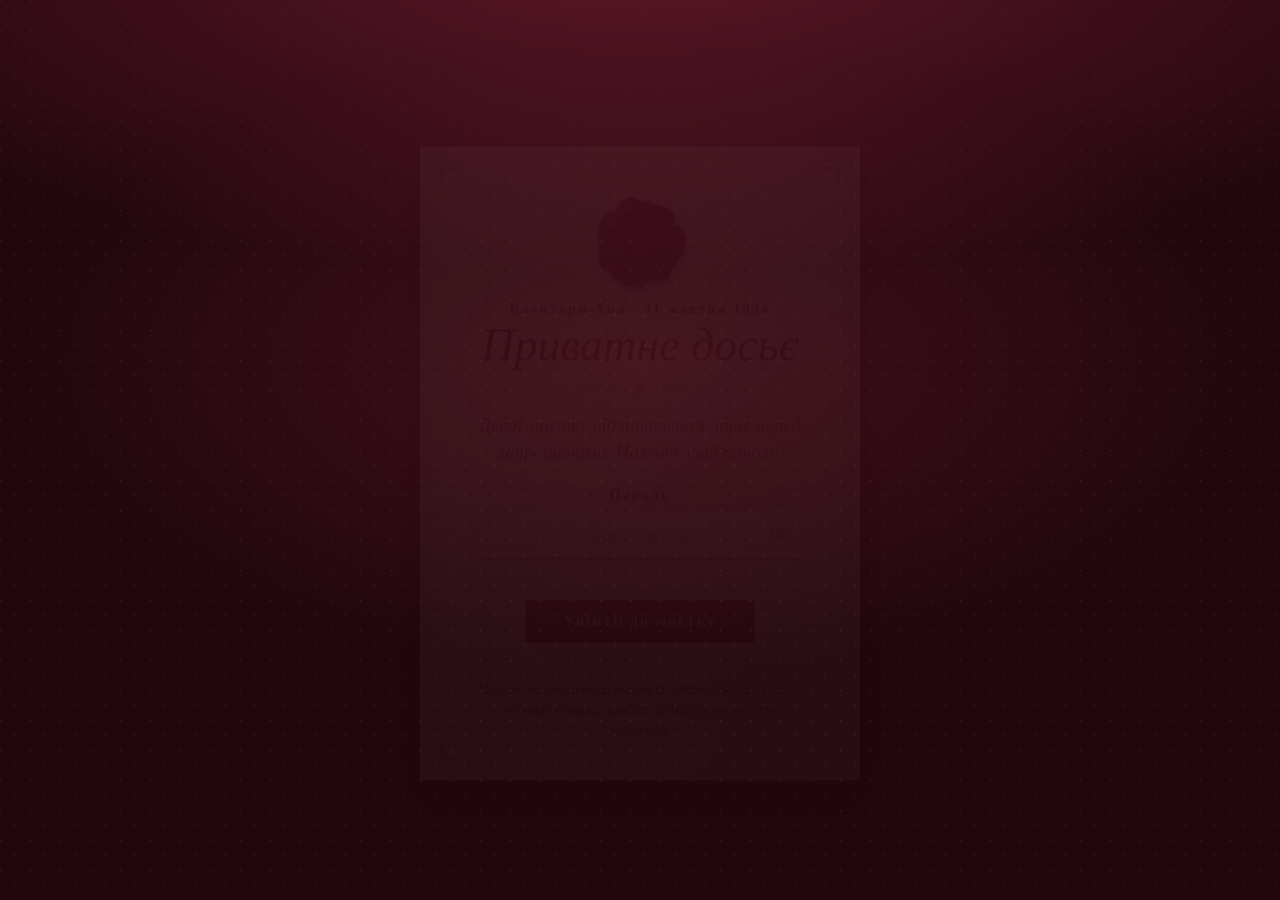
<file: index.html>
<!DOCTYPE html>
<html lang="uk">
<head>
  <meta charset="UTF-8">
  <meta name="viewport" content="width=device-width, initial-scale=1">
  <meta http-equiv="refresh" content="0; url=blackthorn-mystery.html">
  <title>The Blackthorn Mystery</title>
  <link rel="icon" type="image/png" sizes="32x32" href="img/favicon-32.png?v=2">
  <link rel="icon" type="image/png" sizes="64x64" href="img/favicon-64.png?v=2">
  <link rel="apple-touch-icon" href="img/apple-touch-icon.png?v=2">
</head>
<body>
  <p><a href="blackthorn-mystery.html">Open The Blackthorn Mystery</a></p>
</body>
</html>
</file>
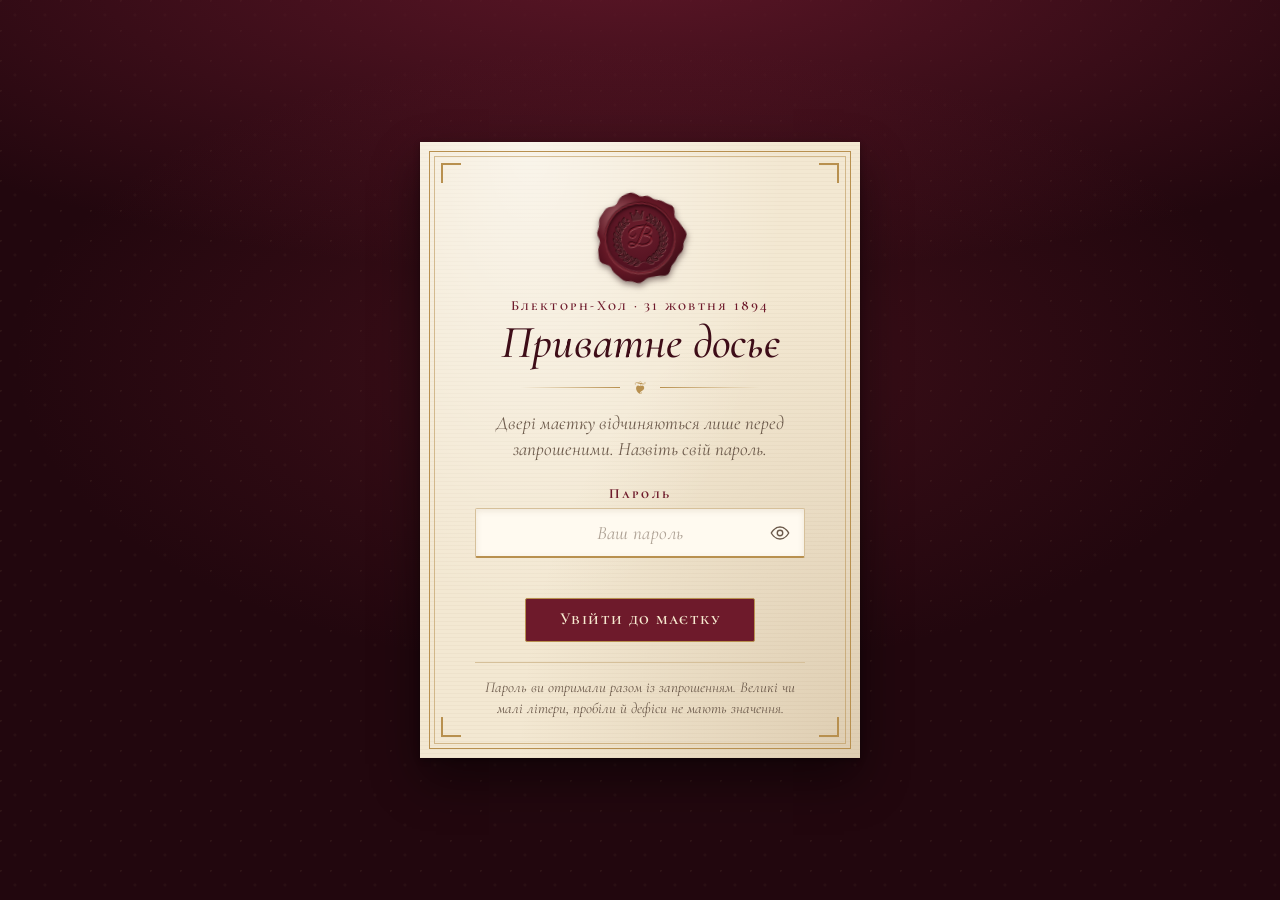
<file: blackthorn-mystery.html>
<!DOCTYPE html>
<html lang="uk"><head>
<meta charset="UTF-8">
<meta name="viewport" content="width=device-width, initial-scale=1">
<title>The Blackthorn Mystery — Персонажі</title>
<link rel="icon" type="image/png" sizes="32x32" href="img/favicon-32.png?v=2">
<link rel="icon" type="image/png" sizes="64x64" href="img/favicon-64.png?v=2">
<link rel="icon" type="image/png" sizes="192x192" href="img/icon-192.png?v=2">
<link rel="apple-touch-icon" href="img/apple-touch-icon.png?v=2">
<meta name="theme-color" content="#22070e">
<link rel="preconnect" href="https://fonts.googleapis.com">
<link rel="preconnect" href="https://fonts.gstatic.com" crossorigin="">
<link href="https://fonts.googleapis.com/css2?family=Cormorant+Garamond:ital,wght@0,400;0,500;0,600;1,400;1,500&amp;family=Cormorant+SC:wght@500;600;700&amp;family=Great+Vibes&amp;display=swap" rel="stylesheet">

<link rel="stylesheet" href="styles.css?v=7">
</head>

<body class="access-locked">

<main class="login-screen" id="login-screen">
  <section class="card login-panel" aria-labelledby="login-title">
    <div class="frame">
      <div class="frame-inner">
        <span class="corner tl"></span><span class="corner tr"></span>
        <span class="corner bl"></span><span class="corner br"></span>
        <span class="seal login-seal" aria-hidden="true">B</span>
        <p class="login-kicker">Блекторн-Хол · 31 жовтня 1894</p>
        <h1 id="login-title">Приватне досьє</h1>
        <div class="flourish" aria-hidden="true">❦</div>
        <p class="login-copy">Двері маєтку відчиняються лише перед запрошеними. Назвіть свій пароль.</p>
        <form id="login-form" class="login-form">
          <label class="login-label" for="login-password">Пароль</label>
          <div class="login-input">
            <input id="login-password" name="password" type="password" autocomplete="current-password" autocapitalize="off" autocorrect="off" spellcheck="false" placeholder="Ваш пароль" required>
            <button class="login-eye" id="login-eye" type="button" aria-label="Показати пароль" aria-pressed="false"><svg class="tab-icon" aria-hidden="true"><use href="#i-eye"/></svg></button>
          </div>
          <p class="login-error" id="login-error" role="alert"></p>
          <button class="btn btn-primary login-submit" type="submit"><span class="when-idle">Увійти до маєтку</span><span class="when-busy">Відчиняємо двері…</span></button>
        </form>
        <p class="login-note">Пароль ви отримали разом із запрошенням. Великі чи малі літери, пробіли й дефіси не мають значення.</p>
      </div>
    </div>
  </section>
</main>

<!-- Іконки меню: тонкі золоті лінії у вікторіанському дусі -->
<svg class="icon-sprite" aria-hidden="true" focusable="false">
  <symbol id="i-invite" viewBox="0 0 24 24"><path d="M4 10v9.2c0 .7.5 1.1 1.1 1.1h13.8c.6 0 1.1-.4 1.1-1.1V10"/><path d="M4 10l8-6 8 6"/><path d="M4 10l8 6 8-6"/><path d="M7.5 11.8V7.4h9v4.4"/></symbol>
  <symbol id="i-portrait" viewBox="0 0 24 24"><ellipse cx="12" cy="12" rx="7" ry="9"/><circle cx="12" cy="9.6" r="2.4"/><path d="M7.8 17.6c.9-2.5 2.4-3.7 4.2-3.7s3.3 1.2 4.2 3.7"/></symbol>
  <symbol id="i-guests" viewBox="0 0 24 24"><circle cx="9" cy="9" r="2.6"/><path d="M3.8 19c.6-3.2 2.6-5 5.2-5s4.6 1.8 5.2 5"/><circle cx="16.2" cy="8.2" r="2.2"/><path d="M14.3 13.2c.6-.3 1.2-.4 1.9-.4 2.2 0 3.9 1.6 4.4 4.4"/></symbol>
  <symbol id="i-envelope" viewBox="0 0 24 24"><rect x="3" y="6" width="18" height="13" rx="1.3" fill="currentColor" fill-opacity=".28"/><path d="M3.4 6.6 12 13l8.6-6.4"/><circle cx="12" cy="13.2" r="2.4" fill="currentColor"/></symbol>
  <symbol id="i-letter" viewBox="0 0 24 24"><rect x="6" y="3.5" width="12" height="16.5" rx=".8"/><path d="M8.8 7.5h6.4M8.8 10.3h6.4M8.8 13.1h3.6"/><circle cx="15" cy="16.6" r="2.1" fill="currentColor"/><path d="M14 18.4l-.7 2.6M16 18.4l.7 2.6"/></symbol>
  <symbol id="i-quill" viewBox="0 0 24 24"><path d="M19.8 3.6c-6.7.6-11.3 5.2-12.6 12.8 7.6-1.3 12.2-5.9 12.6-12.8z"/><path d="M4 20.4 15.6 8.4"/></symbol>
  <symbol id="i-glass" viewBox="0 0 24 24"><circle cx="10.5" cy="10.5" r="5.8"/><path d="M14.8 14.8 20 20" stroke-width="2.2"/><path d="M7.8 9.4a3 3 0 0 1 2.3-2.2"/></symbol>
  <symbol id="i-menu" viewBox="0 0 24 24"><path d="M4 7h16M4 12h16M4 17h16"/></symbol>
  <symbol id="i-close" viewBox="0 0 24 24"><path d="M6 6l12 12M18 6 6 18"/></symbol>
  <symbol id="i-eye" viewBox="0 0 24 24"><path d="M2.5 12S6 5.5 12 5.5 21.5 12 21.5 12 18 18.5 12 18.5 2.5 12 2.5 12z"/><circle cx="12" cy="12" r="3"/></symbol>
  <symbol id="i-eye-off" viewBox="0 0 24 24"><path d="M2.5 12S6 5.5 12 5.5 21.5 12 21.5 12 18 18.5 12 18.5 2.5 12 2.5 12z"/><circle cx="12" cy="12" r="3"/><path d="M4 4l16 16"/></symbol>
</svg>

<nav class="toolbar" aria-label="Керування досьє">
  <div class="toolbar-left">
    <span class="brand"><span class="seal mini-seal" aria-hidden="true">B</span><span class="brand-text"><b>Blackthorn</b><small>приватне досьє · 1894</small></span></span>
    <span class="menu-current" id="menu-current" aria-hidden="true"></span>
    <button class="menu-toggle" id="menu-toggle" type="button" aria-controls="site-menu" aria-expanded="false"><svg class="tab-icon" aria-hidden="true"><use href="#i-menu"/></svg><span>Зміст</span></button>
    <div class="site-menu" id="site-menu">
      <div class="menu-page">
        <div class="menu-head">
          <button class="menu-close" type="button" aria-label="Закрити зміст"><svg class="tab-icon" aria-hidden="true"><use href="#i-close"/></svg></button>
          <span class="seal" aria-hidden="true">B</span>
          <p class="menu-kicker">Блекторн-Хол, 1894</p>
          <h2>Зміст</h2>
          <div class="flourish" aria-hidden="true">❦</div>
        </div>
        <div class="view-tabs" role="tablist" aria-label="Сторінки">
          <button class="view-tab" type="button" role="tab" data-view="invite" aria-controls="view-invite" aria-selected="false"><svg class="tab-icon" aria-hidden="true"><use href="#i-invite"/></svg><span class="tab-label">Запрошення</span></button>
          <button class="view-tab" type="button" role="tab" data-view="cards" aria-controls="view-cards" aria-selected="true"><svg class="tab-icon" aria-hidden="true"><use href="#i-portrait"/></svg><span class="tab-label"><span class="admin-only">Картки персонажів</span><span class="player-only">Мій персонаж</span></span></button>
          <button class="view-tab" type="button" role="tab" data-view="guests" aria-controls="view-guests" aria-selected="false"><svg class="tab-icon" aria-hidden="true"><use href="#i-guests"/></svg><span class="tab-label">Гості вечора</span></button>
          <button class="view-tab" type="button" role="tab" data-view="envelope" aria-controls="view-envelope" aria-selected="false"><svg class="tab-icon" aria-hidden="true"><use href="#i-envelope"/></svg><span class="tab-label">Чорний конверт</span></button>
          <button class="view-tab" type="button" role="tab" data-view="letter" aria-controls="view-letter" aria-selected="false"><svg class="tab-icon" aria-hidden="true"><use href="#i-letter"/></svg><span class="tab-label">Запечатаний лист</span></button>
          <button class="view-tab" type="button" role="tab" data-view="host" aria-controls="view-host" aria-selected="false"><svg class="tab-icon" aria-hidden="true"><use href="#i-quill"/></svg><span class="tab-label">Сторінка ведучої</span></button>
          <button class="view-tab" type="button" role="tab" data-view="props" aria-controls="view-props" aria-selected="false"><svg class="tab-icon" aria-hidden="true"><use href="#i-glass"/></svg><span class="tab-label">Реквізит і нотатки</span></button>
        </div>
        <div class="menu-foot">
          <span class="menu-who" id="menu-session-name"></span>
          <button class="btn" id="menu-logout" type="button">Вийти</button>
        </div>
      </div>
    </div>
  </div>
  <div class="toolbar-actions" id="cards-actions">
    <button class="btn btn-primary" id="btn-add" type="button">＋ Новий персонаж</button>
    <button class="btn" id="btn-secrets" type="button" aria-pressed="false">Відкрити всіх</button>
    <button class="btn" id="btn-reset" type="button" title="Повернути дані, вбудовані у файл">Скинути</button>
  </div>
  <div class="toolbar-actions" id="invite-actions" hidden="">
    <button class="btn btn-primary" id="invite-edit" type="button" aria-pressed="false">✎ Редагувати</button>
    <button class="btn" id="invite-reset" type="button" title="Повернути текст, вбудований у файл">Скинути</button>
  </div>
  <div class="session-actions" hidden id="session-actions">
    <span id="session-name"></span>
    <button class="btn" id="logout" type="button">Вийти</button>
  </div>
</nav>

<div id="view-cards">
<header class="page-title admin-only">
  <p class="case-no">Справа № 01, рік 1894</p>
  <h1>Картки персонажів</h1>
  <div class="flourish" aria-hidden="true">❦</div>
  <p class="motto">Те, що знає кожен. Те, що приховує кожен.</p>
  <p class="status-line" id="status-line"></p>
</header>
<header class="page-title player-title player-only">
  <p class="case-no">Особова справа · Блекторн-Хол, 1894</p>
  <h1>Мій персонаж</h1>
  <div class="flourish" aria-hidden="true">❦</div>
  <p class="motto">Лише для ваших очей. Не показуйте цю сторінку іншим гостям.</p>
</header>

<main class="cards" id="cards" aria-live="polite"></main>
</div>

<div id="view-host" hidden="">
  <header class="page-title">
    <p class="case-no" id="host-case">Справа № 01, рік 1894</p>
    <h1 id="host-title">Сторінка ведучої</h1>
    <div class="flourish" aria-hidden="true">❦</div>
    <p class="motto" id="host-motto">Те, чого не знає жоден гість.</p>
    <span class="host-badge">Тільки для ведучої</span>
  </header>
  <nav class="host-toc" id="host-toc" aria-label="Розділи сторінки ведучої"></nav>
  <main class="host-wrap" id="host" aria-live="polite"></main>
</div>

<div id="view-props" hidden="">
  <header class="page-title">
    <p class="case-no">Справа № 01, рік 1894</p>
    <h1>Реквізит і нотатки</h1>
    <div class="flourish" aria-hidden="true">❦</div>
    <p class="motto">Реквізит, докази, голосування і все, що варто не забути.</p>
    <span class="host-badge">Тільки для ведучої</span>
  </header>
  <nav class="host-toc" id="props-toc" aria-label="Розділи вкладки «Реквізит і нотатки»"></nav>
  <main class="host-wrap" id="props" aria-live="polite"></main>
</div>

<div id="view-guests" hidden>
  <header class="page-title">
    <p class="case-no">Блекторн-Хол, 31 жовтня 1894</p>
    <h1>Гості вечора</h1>
    <div class="flourish" aria-hidden="true">❦</div>
    <p class="motto" id="guests-motto"></p>
  </header>
  <main class="guests-wrap" id="guests" aria-live="polite"></main>
</div>

<div id="view-envelope" hidden="">
  <header class="page-title">
    <p class="case-no">Блекторн-Хол, 31 жовтня 1894</p>
    <h1 id="envelope-title">Чорний конверт</h1>
    <div class="flourish" aria-hidden="true">❦</div>
    <p class="motto" id="envelope-motto">Відкрити, коли настане час.</p>
  </header>
  <main class="vote-wrap" id="envelope" aria-live="polite"></main>
</div>

<div id="view-letter" hidden="">
  <header class="page-title">
    <p class="case-no">Блекторн-Хол, 31 жовтня 1894</p>
    <h1 id="letter-title">Запечатаний лист</h1>
    <div class="flourish" aria-hidden="true">❦</div>
    <p class="motto" id="letter-motto">Відкрити, коли настане час.</p>
  </header>
  <main class="vote-wrap" id="letter" aria-live="polite"></main>
</div>

<div id="view-invite" hidden="">
  <header class="page-title">
    <p class="case-no" id="invite-case">Блекторн-Хол, 31 жовтня 1894</p>
    <h1 id="invite-title">Запрошення</h1>
    <div class="flourish" aria-hidden="true">❦</div>
    <p class="motto" id="invite-motto">Для кожного гостя за столом Блекторнів</p>
  </header>
  <main class="invite-wrap" id="invite" aria-live="polite"></main>
</div>


<!-- Картка персонажа (шаблон для рендеру з JSON) -->
<template id="card-tpl">
  <article class="card">
    <div class="frame">
      <div class="frame-inner">
        <span class="corner tl"></span><span class="corner tr"></span>
        <span class="corner bl"></span><span class="corner br"></span>

        <header class="card-head">
          <p class="role" data-f="role"></p>
          <h2 class="name" data-f="name"></h2>
          <p class="player" data-f="player"></p>
          <div class="seal" data-f="initials" aria-hidden="true"></div>
        </header>

        <div class="flourish" aria-hidden="true">❧</div>

        <section class="sec" data-sec="who"><h3>Хто це</h3><p data-f="who"></p></section>

        <details class="lore" data-sec="lore" open>
          <summary>Минуле персонажа <span class="hint">— життя, події, дрібниці</span></summary>
          <div class="lore-body">
            <section class="lore-part" data-part="life"><h4>Життя</h4><p data-f="life"></p></section>
            <section class="lore-part" data-part="past"><h4>Події з минулого</h4><ol class="timeline" data-list="past"></ol></section>
            <section class="lore-part" data-part="quirks"><h4>Дрібниці й звички</h4><p class="quirks-note">Це не обов'язково має збігатися з вашим образом. Якщо якусь із цих умов не вийде виконати, нічого страшного.</p><ul class="quirks" data-list="quirks"></ul></section>
          </div>
        </details>

        <section class="sec sealed-note">
          <div class="seal sealed-wax" aria-hidden="true">B</div>
          <h3>Під печаткою</h3>
          <p>Події вечора, секрет, цілі та особливість відкриються, коли ведуча дасть код печатки.</p>
          <form class="unseal-form" hidden>
            <label class="field"><span>Код печатки</span><input name="code" autocomplete="off" autocapitalize="off" spellcheck="false" required></label>
            <button class="btn btn-primary" type="submit">Зламати печатку</button>
            <p class="unseal-error" role="alert"></p>
          </form>
        </section>

        <section class="sec evening-part" data-sec="knows"><h3>Події вечора</h3><p data-f="knows"></p></section>

        <div class="sealed-part">
          <section class="sec secret-block" data-sec="secret"><h3>Секрет</h3><p data-f="secret"></p></section>

          <section class="sec goal-main" data-sec="goalMain"><h3>Головна ціль</h3><p data-f="goalMain"></p></section>
          <section class="sec goal" data-sec="goalExtra"><h3>Додаткова ціль</h3><p data-f="goalExtra"></p></section>
          <section class="sec goal" data-sec="goalMini"><h3>Міні-ціль</h3><p data-f="goalMini"></p></section>

          <section class="sec ability" data-sec="ability"><h3>Особливість</h3><p data-f="ability"></p></section>
        </div>
      </div>
    </div>

    <div class="card-actions">
      <span class="seal-code" data-f="sealCode" hidden></span>
      <button class="icon-btn" type="button" data-action="reveal" aria-pressed="false">Відкрити</button>
      <button class="icon-btn" type="button" data-action="edit">✎ Редагувати</button>
      <button class="icon-btn" type="button" data-action="duplicate">Копія</button>
      <button class="icon-btn" type="button" data-action="left" aria-label="Перемістити раніше">◂</button>
      <button class="icon-btn" type="button" data-action="right" aria-label="Перемістити далі">▸</button>
      <button class="icon-btn" type="button" data-action="delete">Видалити</button>
    </div>
  </article>
</template>

<!-- Редактор -->
<div class="scrim" id="scrim"></div>
<aside class="drawer" id="drawer" role="dialog" aria-modal="true" aria-labelledby="drawer-title" aria-hidden="true">
  <div class="drawer-head">
    <div class="seal mini-seal" id="drawer-seal" aria-hidden="true">?</div>
    <div>
      <h2 id="drawer-title">Новий персонаж</h2>
      <p id="drawer-sub">Заповни те, що знадобиться гравцю.</p>
    </div>
    <button class="btn close" type="button" data-close="" style="color:var(--wine);border-color:var(--line)" aria-label="Закрити редактор">✕</button>
  </div>

  <form class="drawer-body" id="editor" novalidate="">
    <fieldset>
      <legend>Особа</legend>
      <label class="field" id="field-name">
        <span>Ім'я персонажа</span>
        <input name="name" autocomplete="off" placeholder="Arthur Blackthorn">
        <span class="error-text">Впиши ім'я, щоб зберегти картку.</span>
      </label>
      <div class="field-row">
        <label class="field">
          <span>Роль</span>
          <input name="role" autocomplete="off" placeholder="Спадкоємець">
        </label>
        <label class="field">
          <span>Печатка</span>
          <input name="initials" maxlength="3" autocomplete="off" placeholder="AB">
        </label>
      </div>
      <label class="field">
        <span>Гравець</span>
        <input name="player" autocomplete="off" placeholder="Влад">
        <small>Печатка заповнюється ініціалами автоматично, якщо лишити її порожньою.</small>
      </label>
    </fieldset>

    <fieldset>
      <legend>Легенда</legend>
      <label class="field"><span>Хто це</span><textarea name="who" placeholder="Вік, характер, звички, коротка передісторія."></textarea></label>
      <label class="field"><span>Події вечора (що знає)</span><textarea name="knows" placeholder="Що персонаж знає про сьогоднішній вечір. Відкривається разом із секретом."></textarea></label>
      <label class="field"><span>Секрет</span><textarea name="secret" placeholder="Таємниця, яку персонаж приховує."></textarea></label>
    </fieldset>

    <fieldset>
      <legend>Цілі</legend>
      <label class="field"><span>Головна ціль</span><textarea name="goalMain" placeholder="Найважливіше завдання персонажа."></textarea></label>
      <label class="field"><span>Додаткова ціль</span><textarea name="goalExtra" placeholder="Особисте завдання для взаємодії з іншими."></textarea></label>
      <label class="field"><span>Міні-ціль</span><textarea name="goalMini" placeholder="Невелике завдання на час вечірки."></textarea></label>
    </fieldset>

    <fieldset>
      <legend>Особливість</legend>
      <label class="field"><span>Назва здібності</span><input name="abilityName" autocomplete="off" placeholder="Спадкоємець"></label>
      <label class="field"><span>Що вона дає</span><textarea name="abilityText" placeholder="Опис особливої дії та її обмежень."></textarea></label>
    </fieldset>

    <fieldset>
      <legend>Минуле</legend>
      <label class="field"><span>Життя</span><textarea name="life" placeholder="Звідки родом, ким був, як жив до цього вечора."></textarea></label>
      <label class="field">
        <span>Події з минулого</span>
        <textarea name="past" placeholder="1879 — Покинув Оксфорд на третьому курсі."></textarea>
        <small>Кожна подія з нового рядка. Рік на початку рядка стане позначкою на шкалі.</small>
      </label>
      <label class="field">
        <span>Дрібниці й звички</span>
        <textarea name="quirks" placeholder="Алергія на лілії."></textarea>
        <small>Кожна дрібниця з нового рядка.</small>
      </label>
    </fieldset>
  </form>

  <div class="drawer-foot">
    <button class="btn btn-danger" type="button" id="drawer-delete">Видалити</button>
    <span class="spacer"></span>
    <span class="shortcut">Ctrl + Enter</span>
    <button class="btn" type="button" data-close="">Скасувати</button>
    <button class="btn btn-primary" type="submit" form="editor">Зберегти</button>
  </div>
</aside>

<div class="toast" id="toast" role="status"></div>

<script src="data/public.js?v=3"></script><script src="auth.js?v=3" defer></script><script>
window.initCards = () => {
  const STORAGE_KEY = "blackthorn-dossier-v3";
  const REVEALED_KEY = "blackthorn-dossier-revealed";
  const SEALED_FIELDS = ["knows", "secret", "goalMain", "goalExtra", "goalMini", "abilityName", "abilityText"];
  const FIELDS = ["name", "role", "player", "initials", "who", "knows", "secret",
                  "goalMain", "goalExtra", "goalMini", "abilityName", "abilityText",
                  "life", "past", "quirks"];
  const DB_VERSION = 8;

  const $ = (sel, root = document) => root.querySelector(sel);
  const cardsEl = $("#cards");
  const tpl = $("#card-tpl");
  const form = $("#editor");
  const isPlayer = window.BLACKTHORN_DATA.role !== "admin";
  const BUILD = (window.BLACKTHORN_PUBLIC || {}).build || "";
  const seals = window.BLACKTHORN_DATA.seals || {};
  const sealedIds = new Set(window.BLACKTHORN_DATA.sealedIds || []);
  const embedded = readEmbedded();

  let db = loadDb();
  let editingId = null;
  const revealed = new Set();

  try { (JSON.parse(localStorage.getItem(REVEALED_KEY)) || []).forEach(id => revealed.add(id)); } catch (e) {}

  function saveRevealed() {
    try { localStorage.setItem(REVEALED_KEY, JSON.stringify([...revealed])); } catch (e) {}
  }

  function hasSealed(c) {
    return SEALED_FIELDS.some(f => c[f].trim());
  }

  /* ---------- Data ---------- */
  function uid() {
    return "c" + Date.now().toString(36) + Math.random().toString(36).slice(2, 7);
  }

  function normalize(raw) {
    const c = { id: raw && typeof raw.id === "string" && raw.id ? raw.id : uid() };
    FIELDS.forEach(f => { c[f] = raw && typeof raw[f] === "string" ? raw[f] : ""; });
    return c;
  }

  function normalizeDb(data) {
    const list = Array.isArray(data) ? data : (data && Array.isArray(data.characters) ? data.characters : null);
    if (!list) return null;
    const seen = new Set();
    const characters = list.map(normalize).map(c => {
      if (seen.has(c.id)) c.id = uid();
      seen.add(c.id);
      return c;
    });
    return { version: DB_VERSION, characters };
  }

  function readEmbedded() {
    try { return normalizeDb(window.BLACKTHORN_DATA.characters) || { version: DB_VERSION, characters: [] }; }
    catch (e) { return { version: DB_VERSION, characters: [] }; }
  }

  // Edits made in this browser are only kept until the next build: after a rebuild, data.js wins.
  function loadDb() {
    if (isPlayer) return JSON.parse(JSON.stringify(embedded));
    try {
      const saved = localStorage.getItem(STORAGE_KEY);
      const raw = saved && JSON.parse(saved);
      if (raw && raw.build !== BUILD) {
        localStorage.removeItem(STORAGE_KEY);
        setTimeout(() => toast("Картки оновлено з data.js. Старі правки з цього браузера відкинуто.", 6000), 400);
        return JSON.parse(JSON.stringify(embedded));
      }
      const parsed = raw && normalizeDb(raw);
      if (parsed) {
        const missing = embedded.characters.filter(e => !parsed.characters.some(c => c.id === e.id)).length;
        if (missing) {
          setTimeout(() => toast(`У цьому браузері збережено старішу версію досьє: бракує ${missing} ${plural(missing, "персонажа", "персонажів", "персонажів")}. Натисни «Скинути», щоб показати всіх із файлу.`, 9000), 400);
        }
        return parsed;
      }
    } catch (e) {}
    return JSON.parse(JSON.stringify(embedded));
  }

  function persist() {
    if (isPlayer) return true;
    try {
      localStorage.setItem(STORAGE_KEY, JSON.stringify({ ...db, build: BUILD }));
      return true;
    } catch (e) {
      toast("Браузер не дозволив зберегти зміни.");
      return false;
    }
  }

  function autoInitials(name) {
    const words = (name || "").trim().split(/\s+/).filter(Boolean);
    if (!words.length) return "?";
    const letters = words.length > 1 ? words[0][0] + words[words.length - 1][0] : words[0][0];
    return letters.toUpperCase();
  }

  /* ---------- Render ---------- */
  function render() {
    cardsEl.textContent = "";
    const list = db.characters;
    saveRevealed();
    syncSecretsButton();

    $("#status-line").textContent = list.length
      ? `У справі ${list.length} ${plural(list.length, "персонаж", "персонажі", "персонажів")}. Зміни зберігаються в цьому браузері автоматично.`
      : "";

    if (!list.length) {
      const empty = document.createElement("div");
      empty.className = "empty";
      empty.innerHTML = '<h2>Справа поки порожня</h2><p>Додай першого підозрюваного, щоб почати досьє.</p>';
      const btn = document.createElement("button");
      btn.className = "btn btn-primary";
      btn.type = "button";
      btn.textContent = "＋ Новий персонаж";
      btn.addEventListener("click", () => openEditor(null));
      empty.appendChild(btn);
      cardsEl.appendChild(empty);
      return;
    }

    list.forEach((c, i) => {
      const node = tpl.content.firstElementChild.cloneNode(true);
      node.dataset.id = c.id;
      const onlyId = document.body.dataset.character;
      if (onlyId && onlyId !== c.id) node.hidden = true;

      setText(node, "role", c.role);
      setText(node, "name", c.name || "Без імені");
      setText(node, "player", c.player ? `Гравець: ${c.player}` : "");
      setText(node, "initials", (c.initials || autoInitials(c.name)).toUpperCase());

      ["who", "knows", "secret", "goalMain", "goalExtra", "goalMini"].forEach(f => {
        setText(node, f, c[f]);
        toggleSection(node, f, c[f]);
      });

      const abilityP = $('[data-f="ability"]', node);
      if (c.abilityName) {
        const strong = document.createElement("strong");
        strong.textContent = `«${c.abilityName}»`;
        abilityP.append(strong, c.abilityText ? ": " + c.abilityText : "");
      } else {
        abilityP.textContent = c.abilityText;
      }
      toggleSection(node, "ability", c.abilityName || c.abilityText);

      renderLore(node, c);

      const isRevealed = revealed.has(c.id);
      const locked = isPlayer ? sealedIds.has(c.id) : hasSealed(c) && !isRevealed;
      if (locked) node.classList.add("locked");
      $(".unseal-form", node).hidden = !sealedIds.has(c.id);
      const sealCode = $('[data-f="sealCode"]', node);
      sealCode.textContent = seals[c.id] ? `Код печатки: ${seals[c.id]}` : "";
      sealCode.hidden = !seals[c.id];
      const revealBtn = $('[data-action="reveal"]', node);
      revealBtn.textContent = isRevealed ? "Сховати" : "Відкрити";
      revealBtn.setAttribute("aria-pressed", String(isRevealed));
      revealBtn.hidden = !hasSealed(c);

      $('[data-action="left"]', node).disabled = i === 0;
      $('[data-action="right"]', node).disabled = i === list.length - 1;

      cardsEl.appendChild(node);
    });
  }

  function lines(value) {
    return String(value || "").split(/\n+/).map(s => s.trim()).filter(Boolean);
  }

  function renderLore(node, c) {
    setText(node, "life", c.life);
    $('[data-part="life"]', node).hidden = !c.life.trim();

    const pastEl = $('[data-list="past"]', node);
    const past = lines(c.past);
    past.forEach(line => {
      const li = document.createElement("li");
      const m = line.match(/^(\d{3,4})\s*[—–-]\s*(.+)$/);
      const yr = document.createElement("span");
      yr.className = "yr";
      yr.textContent = m ? m[1] : "";
      const ev = document.createElement("span");
      ev.className = "ev";
      ev.textContent = m ? m[2] : line;
      li.append(yr, ev);
      pastEl.appendChild(li);
    });
    $('[data-part="past"]', node).hidden = !past.length;

    const quirksEl = $('[data-list="quirks"]', node);
    const quirks = lines(c.quirks);
    quirks.forEach(q => {
      const li = document.createElement("li");
      li.textContent = q;
      quirksEl.appendChild(li);
    });
    $('[data-part="quirks"]', node).hidden = !quirks.length;

    $('[data-sec="lore"]', node).hidden = !(c.life.trim() || past.length || quirks.length);
  }

  function setText(node, field, value) {
    const el = $(`[data-f="${field}"]`, node);
    el.textContent = value || "";
    if (!value && (field === "role" || field === "player")) el.hidden = true;
  }

  function toggleSection(node, key, value) {
    const sec = $(`[data-sec="${key}"]`, node);
    if (sec) sec.hidden = !String(value || "").trim();
  }

  function plural(n, one, few, many) {
    const m10 = n % 10, m100 = n % 100;
    if (m10 === 1 && m100 !== 11) return one;
    if (m10 >= 2 && m10 <= 4 && (m100 < 12 || m100 > 14)) return few;
    return many;
  }

  function flashCard(id) {
    const el = cardsEl.querySelector(`[data-id="${CSS.escape(id)}"]`);
    if (!el) return;
    el.scrollIntoView({ behavior: "smooth", block: "center" });
    el.classList.remove("flash");
    void el.offsetWidth;
    el.classList.add("flash");
  }

  /* ---------- Card actions ---------- */
  cardsEl.addEventListener("click", e => {
    const btn = e.target.closest("[data-action]");
    if (!btn) return;
    const card = btn.closest(".card");
    const id = card && card.dataset.id;
    const idx = db.characters.findIndex(c => c.id === id);
    if (idx < 0) return;
    const c = db.characters[idx];

    switch (btn.dataset.action) {
      case "edit":
        openEditor(id);
        break;
      case "reveal":
        if (revealed.has(id)) revealed.delete(id); else revealed.add(id);
        render();
        break;
      case "duplicate": {
        const copy = { ...c, id: uid(), name: c.name ? c.name + " (копія)" : "" };
        db.characters.splice(idx + 1, 0, copy);
        persist(); render(); flashCard(copy.id);
        toast("Створено копію картки");
        break;
      }
      case "left":
      case "right": {
        const to = btn.dataset.action === "left" ? idx - 1 : idx + 1;
        if (to < 0 || to >= db.characters.length) return;
        [db.characters[idx], db.characters[to]] = [db.characters[to], db.characters[idx]];
        persist(); render(); flashCard(id);
        break;
      }
      case "delete":
        deleteCharacter(id);
        break;
    }
  });

  function deleteCharacter(id) {
    const c = db.characters.find(x => x.id === id);
    if (!c) return false;
    if (!confirm(`Видалити картку «${c.name || "Без імені"}»? Цю дію не можна скасувати.`)) return false;
    db.characters = db.characters.filter(x => x.id !== id);
    revealed.delete(id);
    persist(); render();
    toast("Картку видалено");
    return true;
  }

  /* ---------- Editor ---------- */
  function openEditor(id) {
    editingId = id;
    const c = id ? db.characters.find(x => x.id === id) : null;
    form.reset();
    $("#field-name").classList.remove("invalid");
    FIELDS.forEach(f => { if (form.elements[f]) form.elements[f].value = c ? c[f] : ""; });

    $("#drawer-title").textContent = c ? (c.name || "Без імені") : "Новий персонаж";
    $("#drawer-sub").textContent = c ? "Редагування картки" : "Заповни те, що знадобиться гравцю.";
    $("#drawer-delete").hidden = !c;
    updateSealPreview();

    document.body.classList.add("drawer-open");
    $("#drawer").setAttribute("aria-hidden", "false");
    form.querySelectorAll("textarea").forEach(autosize);
    setTimeout(() => form.elements.name.focus(), 60);
  }

  function closeEditor() {
    document.body.classList.remove("drawer-open");
    $("#drawer").setAttribute("aria-hidden", "true");
    editingId = null;
  }

  function updateSealPreview() {
    const val = form.elements.initials.value.trim() || autoInitials(form.elements.name.value);
    $("#drawer-seal").textContent = val.toUpperCase();
    form.elements.initials.placeholder = autoInitials(form.elements.name.value);
  }

  function autosize(t) {
    t.style.height = "auto";
    t.style.height = t.scrollHeight + 2 + "px";
  }

  form.addEventListener("input", e => {
    if (e.target.tagName === "TEXTAREA") autosize(e.target);
    if (e.target.name === "name" || e.target.name === "initials") updateSealPreview();
    if (e.target.name === "name" && e.target.value.trim()) $("#field-name").classList.remove("invalid");
  });

  form.addEventListener("submit", e => {
    e.preventDefault();
    const data = {};
    FIELDS.forEach(f => { data[f] = (form.elements[f].value || "").trim(); });

    if (!data.name) {
      $("#field-name").classList.add("invalid");
      form.elements.name.focus();
      return;
    }

    let id = editingId;
    if (id) {
      const idx = db.characters.findIndex(x => x.id === id);
      db.characters[idx] = normalize({ ...data, id });
    } else {
      const c = normalize({ ...data, id: uid() });
      id = c.id;
      db.characters.push(c);
    }

    persist();
    closeEditor();
    render();
    flashCard(id);
    toast("Картку збережено");
  });

  $("#drawer-delete").addEventListener("click", () => {
    if (editingId && deleteCharacter(editingId)) closeEditor();
  });

  document.querySelectorAll("[data-close]").forEach(b => b.addEventListener("click", closeEditor));
  $("#scrim").addEventListener("click", closeEditor);

  document.addEventListener("keydown", e => {
    if (!document.body.classList.contains("drawer-open")) return;
    if (e.key === "Escape") closeEditor();
    if (e.key === "Enter" && (e.ctrlKey || e.metaKey)) { e.preventDefault(); form.requestSubmit(); }
  });

  /* ---------- Toolbar ---------- */
  $("#btn-add").addEventListener("click", () => openEditor(null));

  function allRevealed() {
    const sealed = db.characters.filter(hasSealed);
    return sealed.length > 0 && sealed.every(c => revealed.has(c.id));
  }

  function syncSecretsButton() {
    const b = $("#btn-secrets");
    const all = allRevealed();
    b.textContent = all ? "Сховати всіх" : "Відкрити всіх";
    b.setAttribute("aria-pressed", String(all));
    b.classList.toggle("is-on", all);
  }

  $("#btn-secrets").addEventListener("click", () => {
    if (allRevealed()) revealed.clear();
    else db.characters.forEach(c => revealed.add(c.id));
    render();
  });

  let closedForPrint = [];
  window.addEventListener("beforeprint", () => {
    closedForPrint = [...cardsEl.querySelectorAll(".lore:not([open])")];
    closedForPrint.forEach(d => { d.open = true; });
  });
  window.addEventListener("afterprint", () => {
    closedForPrint.forEach(d => { d.open = false; });
    closedForPrint = [];
  });

  $("#btn-reset").addEventListener("click", () => {
    if (!confirm("Повернути персонажів, вбудованих у файл? Зміни в цьому браузері буде втрачено.")) return;
    try { localStorage.removeItem(STORAGE_KEY); } catch (e) {}
    db = JSON.parse(JSON.stringify(embedded));
    revealed.clear();
    render();
    toast("Дані скинуто до вбудованих у файл");
  });

  /* ---------- Toast ---------- */
  let toastTimer;
  function toast(msg, ms) {
    const t = $("#toast");
    t.textContent = msg;
    t.classList.add("show");
    clearTimeout(toastTimer);
    toastTimer = setTimeout(() => t.classList.remove("show"), ms || 2600);
  }

  /* ---------- Init ---------- */
  $("#drawer").setAttribute("aria-hidden", "true");
  render();

  // Keep other tabs of this browser (e.g. a player's screen) in sync with the host's reveals.
  window.addEventListener("storage", e => {
    if (e.key !== REVEALED_KEY) return;
    revealed.clear();
    try { (JSON.parse(e.newValue) || []).forEach(id => revealed.add(id)); } catch (err) {}
    render();
  });

  window.BlackthornCards = {
    unseal(id, fields) {
      const c = db.characters.find(x => x.id === id);
      if (!c) return;
      SEALED_FIELDS.forEach(f => { c[f] = typeof fields[f] === "string" ? fields[f] : ""; });
      sealedIds.delete(id);
      render();
    }
  };
};
</script>

<script>
/* ---------- Сторінка ведучої ---------- */
window.initHost = () => {
  const CHECKS_KEY = "blackthorn-host-checks-v1";
  const $ = (s, r = document) => r.querySelector(s);
  const ROMAN = ["I","II","III","IV","V","VI","VII","VIII","IX","X","XI","XII","XIII","XIV","XV"];
  const BLOCK_TYPES = ["text", "quote", "list", "table", "checklist", "accordion"];
  const TABS = ["host", "props"];
  // Sections that go to «Реквізит і нотатки» even when data.js has no "tab" field for them.
  const DEFAULT_TAB = { props: "props", scoring: "props", notes: "props" };

  /* ---------- Дані ---------- */
  function validate(d) {
    if (!d || typeof d !== "object") return "Очікується об'єкт з полем «sections».";
    if (!Array.isArray(d.sections)) return "Поле «sections» має бути списком розділів.";
    for (const [i, s] of d.sections.entries()) {
      if (!s || typeof s !== "object") return `Розділ ${i + 1} має бути об'єктом.`;
      if (s.blocks && !Array.isArray(s.blocks)) return `У розділі «${s.title || i + 1}» поле «blocks» має бути списком.`;
      for (const [j, b] of (s.blocks || []).entries()) {
        if (!b || !BLOCK_TYPES.includes(b.type)) return `Розділ «${s.title || i + 1}», блок ${j + 1}: невідомий тип «${b && b.type}». Можливі: ${BLOCK_TYPES.join(", ")}.`;
      }
    }
    return null;
  }

  function normalize(d) {
    d.sections.forEach((s, i) => {
      s.id = s.id || "sec-" + i;
      s.tab = TABS.includes(s.tab) ? s.tab : DEFAULT_TAB[s.id] || "host";
      s.title = s.title || "";
      s.intro = s.intro || "";
      s.blocks = s.blocks || [];
      s.blocks.forEach(b => {
        if (b.type === "text" || b.type === "quote") b.body = b.body || "";
        if (b.type === "list") b.items = (b.items || []).map(String);
        if (b.type === "table") {
          b.columns = (b.columns || []).map(String);
          b.rows = (b.rows || []).map(r => b.columns.map((_, k) => String((r || [])[k] ?? "")));
        }
        if (b.type === "checklist") b.items = (b.items || []).map(it => typeof it === "string" ? { text: it, done: false } : { text: String(it.text || ""), done: !!it.done });
        if (b.type === "accordion") b.items = (b.items || []).map(it => ({ title: String(it.title || ""), subtitle: String(it.subtitle || ""), body: String(it.body || "") }));
      });
    });
    return d;
  }

  function readEmbedded() {
    try { const d = window.BLACKTHORN_DATA.host; return validate(d) ? { sections: [] } : normalize(d); }
    catch (e) { return { sections: [] }; }
  }

  const data = readEmbedded();
  const checks = loadChecks();

  // The text always comes from data.js; only checklist ticks are remembered in this browser.
  function loadChecks() {
    if (window.BLACKTHORN_DATA.role !== "admin") return {};
    try { return JSON.parse(localStorage.getItem(CHECKS_KEY)) || {}; }
    catch (e) { return {}; }
  }
  function saveChecks() {
    try { localStorage.setItem(CHECKS_KEY, JSON.stringify(checks)); } catch (e) {}
  }

  /* ---------- Форматування ---------- */
  function esc(s) { return String(s).replace(/[&<>"]/g, c => ({ "&": "&amp;", "<": "&lt;", ">": "&gt;", '"': "&quot;" }[c])); }
  function inline(s) { return esc(s).replace(/\*\*(.+?)\*\*/g, "<strong>$1</strong>").replace(/\n/g, "<br>"); }
  function prose(s) {
    const parts = String(s || "").split(/\n{2,}/).filter(p => p.trim());
    return parts.map(p => "<p>" + inline(p) + "</p>").join("");
  }

  function html(tag, value, opts = {}) {
    const el = document.createElement(tag);
    if (opts.cls) el.className = opts.cls;
    el.innerHTML = opts.multi ? prose(value) : inline(value ?? "");
    return el;
  }

  function button(cls, text, onClick) {
    const b = document.createElement("button");
    b.type = "button";
    b.className = cls;
    b.textContent = text;
    b.addEventListener("click", onClick);
    return b;
  }

  function blockTitle(wrap, b) {
    if (b.title) wrap.appendChild(html("h3", b.title));
  }

  /* ---------- Блоки ---------- */
  const renderers = {
    text(b) {
      const w = document.createElement("div");
      w.className = "hb hb-text";
      blockTitle(w, b);
      w.appendChild(html("div", b.body, { cls: "prose", multi: true }));
      return w;
    },

    quote(b) {
      const w = renderers.text(b);
      w.className = "hb hb-quote";
      return w;
    },

    list(b) {
      const w = document.createElement("div");
      w.className = "hb hb-list";
      blockTitle(w, b);
      const ul = document.createElement("ul");
      ul.className = "bullets";
      b.items.forEach(item => ul.appendChild(html("li", item)));
      w.appendChild(ul);
      return w;
    },

    table(b) {
      const w = document.createElement("div");
      w.className = "hb hb-table";
      blockTitle(w, b);
      const wrap = document.createElement("div");
      wrap.className = "table-wrap";
      const t = document.createElement("table");
      const thead = t.createTHead().insertRow();
      b.columns.forEach(col => {
        const th = document.createElement("th");
        th.scope = "col";
        th.appendChild(html("span", col));
        thead.appendChild(th);
      });
      const tb = t.createTBody();
      b.rows.forEach(row => {
        const tr = tb.insertRow();
        row.forEach(cell => tr.insertCell().appendChild(html("div", cell)));
      });
      wrap.appendChild(t);
      w.appendChild(wrap);
      return w;
    },

    checklist(b, key) {
      const w = document.createElement("div");
      w.className = "hb hb-check";
      const head = document.createElement("div");
      head.className = "check-head";
      blockTitle(head, b);
      if (!head.firstChild) head.appendChild(document.createElement("h3"));
      const count = document.createElement("span");
      count.className = "check-count";
      head.appendChild(count);
      w.appendChild(head);
      const ul = document.createElement("ul");
      ul.className = "checklist";
      const upd = () => { count.textContent = `${ul.querySelectorAll("input:checked").length} / ${b.items.length}`; };
      b.items.forEach((it, i) => {
        const ck = `${key}:${i}`;
        const done = ck in checks ? checks[ck] : it.done;
        const li = document.createElement("li");
        if (done) li.classList.add("done");
        const box = document.createElement("input");
        box.type = "checkbox";
        box.checked = done;
        box.id = `ck-${Math.random().toString(36).slice(2, 9)}`;
        const lab = html("label", it.text, { cls: "ck-text" });
        lab.htmlFor = box.id;
        li.append(box, lab);
        box.addEventListener("change", () => { checks[ck] = box.checked; li.classList.toggle("done", box.checked); upd(); saveChecks(); });
        ul.appendChild(li);
      });
      w.appendChild(ul);
      upd();
      return w;
    },

    accordion(b) {
      const w = document.createElement("div");
      w.className = "hb hb-acc";
      blockTitle(w, b);
      const tools = document.createElement("div");
      tools.className = "acc-tools";
      const acc = document.createElement("div");
      acc.className = "acc";
      const toggleAll = button("linkish", "", () => {
        const items = [...acc.querySelectorAll(".acc-item")];
        const open = !items.every(d => d.open);
        items.forEach(d => { d.open = open; });
      });
      const syncToggle = () => {
        const items = [...acc.querySelectorAll(".acc-item")];
        toggleAll.textContent = items.length && items.every(d => d.open) ? "Згорнути все" : "Розгорнути все";
      };
      tools.appendChild(toggleAll);
      if (b.items.length > 1) w.appendChild(tools);

      b.items.forEach(it => {
        const d = document.createElement("details");
        d.className = "acc-item";
        d.addEventListener("toggle", syncToggle);
        const s = document.createElement("summary");
        const label = document.createElement("span");
        label.className = "acc-label";
        label.appendChild(html("span", it.title || "Без назви", { cls: "acc-title" }));
        if (it.subtitle) label.appendChild(html("span", it.subtitle, { cls: "acc-sub" }));
        s.appendChild(label);
        d.appendChild(s);
        const body = document.createElement("div");
        body.className = "acc-body";
        body.appendChild(html("div", it.body, { cls: "prose", multi: true }));
        d.appendChild(body);
        acc.appendChild(d);
      });
      w.appendChild(acc);
      syncToggle();
      return w;
    }
  };

  /* ---------- Рендер ---------- */
  function render() {
    [["caseNo", "#host-case"], ["title", "#host-title"], ["motto", "#host-motto"]].forEach(([k, sel]) => {
      if (data[k]) $(sel).innerHTML = inline(data[k]);
    });

    const roots = {}, tocs = {}, counts = {};
    TABS.forEach(t => {
      roots[t] = $("#" + t); tocs[t] = $("#" + t + "-toc"); counts[t] = 0;
      roots[t].textContent = ""; tocs[t].textContent = "";
    });

    data.sections.forEach(sec => {
      const toc = tocs[sec.tab], root = roots[sec.tab];
      const si = counts[sec.tab]++;
      const a = document.createElement("a");
      a.href = "#host-" + sec.id;
      a.textContent = sec.title || "Розділ " + (si + 1);
      a.addEventListener("click", e => {
        e.preventDefault();
        document.getElementById("host-" + sec.id)?.scrollIntoView({ behavior: matchMedia("(prefers-reduced-motion: reduce)").matches ? "auto" : "smooth" });
      });
      toc.appendChild(a);

      const art = document.createElement("section");
      art.className = "host-sec";
      art.id = "host-" + sec.id;
      art.innerHTML = '<div class="frame"><div class="frame-inner"><span class="corner tl"></span><span class="corner tr"></span><span class="corner bl"></span><span class="corner br"></span></div></div>';
      const inner = $(".frame-inner", art);

      const head = document.createElement("div");
      head.className = "host-sec-head";
      const num = document.createElement("span");
      num.className = "host-num";
      num.textContent = ROMAN[si] || String(si + 1);
      head.append(num, html("h2", sec.title));
      inner.appendChild(head);
      if (sec.intro) inner.appendChild(html("p", sec.intro, { cls: "host-intro" }));

      sec.blocks.forEach((b, bi) => {
        const r = renderers[b.type];
        if (r) inner.appendChild(r(b, `${sec.id}:${bi}`));
      });
      root.appendChild(art);
    });
    TABS.forEach(t => { tocs[t].hidden = counts[t] < 2; });
  }

  let closedForPrint = [];
  window.addEventListener("beforeprint", () => {
    closedForPrint = TABS.flatMap(t => [...$("#" + t).querySelectorAll(".acc-item:not([open])")]);
    closedForPrint.forEach(d => { d.open = true; });
  });
  window.addEventListener("afterprint", () => {
    closedForPrint.forEach(d => { d.open = false; });
    closedForPrint = [];
  });

  /* ---------- Перемикання сторінок ---------- */
  const VIEWS = ["cards", "guests", "envelope", "letter", "invite", ...TABS];
  const isAdmin = window.BLACKTHORN_DATA.role === "admin";
  function showView(v) {
    if (!VIEWS.includes(v) || (!isAdmin && TABS.includes(v))) v = "cards";
    VIEWS.forEach(n => {
      const view = $("#view-" + n), act = $("#" + n + "-actions");
      if (view) view.hidden = n !== v;
      if (act) act.hidden = n !== v;
    });
    document.querySelectorAll(".view-tab").forEach(t => t.setAttribute("aria-selected", String(t.dataset.view === v)));
    document.title = v === "host" ? (data.title || "Сторінка ведучої") + " — The Blackthorn Mystery"
      : v === "props" ? "Реквізит і нотатки — The Blackthorn Mystery"
      : v === "invite" ? "Запрошення — The Blackthorn Mystery"
      : v === "guests" ? "Гості вечора — The Blackthorn Mystery"
      : v === "letter" || v === "envelope" ? $(`#${v}-title`).textContent + " — The Blackthorn Mystery" : "The Blackthorn Mystery — Персонажі";
  }
  document.querySelectorAll(".view-tab").forEach(t => t.addEventListener("click", () => {
    if (location.hash !== "#" + t.dataset.view) history.replaceState(null, "", "#" + t.dataset.view);
    showView(t.dataset.view);
    window.scrollTo(0, 0);
  }));
  window.addEventListener("hashchange", () => showView(location.hash.slice(1)));

  window.BlackthornHost = { getData: () => data };

  render();
  showView(location.hash.slice(1));
};
</script>

<script>
/* ---------- Запрошення ---------- */
window.initInvite = () => {
  const INVITE_KEY = "blackthorn-invite-v1";
  const $ = (s, r = document) => r.querySelector(s);
  const clone = x => JSON.parse(JSON.stringify(x));
  const root = $("#invite");
  let editing = false;

  const PLAINTEXT = (() => {
    try { const d = document.createElement("div"); d.contentEditable = "plaintext-only"; return d.contentEditable === "plaintext-only"; }
    catch (e) { return false; }
  })();

  function normalize(d) {
    d = d && typeof d === "object" ? d : {};
    d.details = Array.isArray(d.details) ? d.details.map(r => ({ label: String((r && r.label) || ""), value: String((r && r.value) || "") })) : [];
    return d;
  }
  const embedded = (() => { try { return normalize(window.BLACKTHORN_DATA.invitation); } catch (e) { return normalize({}); } })();
  const BUILD = (window.BLACKTHORN_PUBLIC || {}).build || "";
  // Edits made in this browser are only kept until the next build: after a rebuild, data.js wins.
  let data = (() => {
    try {
      const s = localStorage.getItem(INVITE_KEY);
      if (s) {
        const d = JSON.parse(s);
        if (d && d.build === BUILD) return normalize(d);
        localStorage.removeItem(INVITE_KEY);
      }
    } catch (e) {}
    return clone(embedded);
  })();

  let saveTimer;
  function save(now) {
    clearTimeout(saveTimer);
    const run = () => {
      try { localStorage.setItem(INVITE_KEY, JSON.stringify({ ...data, build: BUILD })); }
      catch (e) { toast("Браузер не дозволив зберегти зміни."); }
    };
    if (now) run(); else saveTimer = setTimeout(run, 300);
  }

  function esc(s) { return String(s).replace(/[&<>"]/g, c => ({ "&": "&amp;", "<": "&lt;", ">": "&gt;", '"': "&quot;" }[c])); }
  function inline(s) { return esc(s).replace(/\*\*(.+?)\*\*/g, "<strong>$1</strong>").replace(/\n/g, "<br>"); }
  function prose(s) { return String(s || "").split(/\n{2,}/).filter(p => p.trim()).map(p => "<p>" + inline(p) + "</p>").join(""); }

  function field(tag, obj, key, opts = {}) {
    const el = document.createElement(tag);
    if (opts.cls) el.className = opts.cls;
    const v = obj[key] ?? "";
    if (editing) {
      el.textContent = v;
      el.contentEditable = PLAINTEXT ? "plaintext-only" : "true";
      el.classList.add("ed");
      el.dataset.ph = opts.ph || "Порожньо";
      el.setAttribute("role", "textbox");
      el.setAttribute("aria-label", opts.label || opts.ph || key);
      if (opts.multi) el.setAttribute("aria-multiline", "true");
      el.addEventListener("keydown", e => { if (e.key === "Enter" && !opts.multi) { e.preventDefault(); el.blur(); } });
      el.addEventListener("paste", e => {
        if (PLAINTEXT) return;
        e.preventDefault();
        document.execCommand("insertText", false, e.clipboardData.getData("text/plain"));
      });
      el.addEventListener("input", () => {
        obj[key] = el.innerText.replace(/\u00a0/g, " ").replace(/\r/g, "").replace(/\n$/, "");
        save();
      });
    } else {
      el.innerHTML = opts.multi && !opts.inlineView ? prose(v) : inline(v);
    }
    return el;
  }

  function button(cls, text, label, onClick) {
    const b = document.createElement("button");
    b.type = "button"; b.className = cls; b.textContent = text;
    if (label) b.setAttribute("aria-label", label);
    b.addEventListener("click", onClick);
    return b;
  }

  function paperCard(extraCls) {
    const art = document.createElement("article");
    art.className = "card invite-card " + (extraCls || "");
    art.innerHTML = '<div class="frame"><div class="frame-inner"><span class="corner tl"></span><span class="corner tr"></span><span class="corner bl"></span><span class="corner br"></span></div></div>';
    return [art, $(".frame-inner", art)];
  }

  function render() {
    const y = window.scrollY;
    [["caseNo", "#invite-case"], ["title", "#invite-title"], ["motto", "#invite-motto"]].forEach(([k, id]) => {
      const old = $(id);
      const el = field(old.tagName.toLowerCase(), data, k, { cls: old.className.replace(/\bed\b/g, "").trim(), ph: "…", label: k });
      el.id = old.id;
      old.replaceWith(el);
    });
    root.textContent = "";

    if (editing) {
      const ban = document.createElement("p");
      ban.className = "edit-banner";
      ban.textContent = "Режим редагування: клацніть на будь-який текст, щоб змінити його. Порожній рядок у «Деталях» на готовій сторінці не показується. Зміни зберігаються в браузері автоматично.";
      root.appendChild(ban);
    }

    /* Картка запрошення */
    const [card, inner] = paperCard("invite-main");
    const head = document.createElement("header");
    head.className = "inv-head";
    const seal = field("div", data, "seal", { cls: "seal inv-seal", ph: "EB", label: "Печатка" });
    if (!editing) seal.setAttribute("aria-hidden", "true");
    head.append(
      seal,
      field("p", data, "house", { cls: "inv-house", ph: "Маєток", label: "Маєток" }),
      field("p", data, "host", { cls: "inv-host", ph: "Хто запрошує", label: "Хто запрошує" }),
      field("p", data, "honour", { cls: "inv-honour", ph: "має честь запросити вас", label: "Формула запрошення" }),
      field("h2", data, "date", { cls: "inv-date", ph: "Дата", label: "Дата" }),
      field("p", data, "time", { cls: "inv-time", ph: "Час", label: "Час" }),
      field("p", data, "occasion", { cls: "inv-occasion", ph: "Привід", label: "Привід" })
    );
    inner.appendChild(head);

    const fl = document.createElement("div");
    fl.className = "flourish"; fl.setAttribute("aria-hidden", "true"); fl.textContent = "❧";
    inner.appendChild(fl);

    inner.appendChild(field("div", data, "letter", { cls: "inv-letter", multi: true, ph: "Текст листа…", label: "Лист" }));
    inner.appendChild(field("p", data, "signature", { cls: "inv-sign", ph: "Підпис", label: "Підпис" }));

    const det = document.createElement("section");
    det.className = "inv-details";
    const h3 = document.createElement("h3"); h3.textContent = "Деталі вечора";
    det.appendChild(h3);
    const dl = document.createElement("dl");
    data.details.forEach((row, i) => {
      if (!editing && !row.value.trim()) return;
      const wrap = document.createElement("div");
      wrap.className = "inv-row";
      wrap.append(
        field("dt", row, "label", { ph: "Назва", label: "Назва рядка " + (i + 1) }),
        field("dd", row, "value", { multi: true, inlineView: true, ph: "Впишіть…", label: (row.label || "Рядок") + ": значення" })
      );
      if (editing) wrap.appendChild(button("mini-x", "✕", "Видалити рядок " + (i + 1), () => { data.details.splice(i, 1); save(true); render(); }));
      dl.appendChild(wrap);
    });
    det.appendChild(dl);
    if (editing) det.appendChild(button("add-row", "＋ рядок", null, () => { data.details.push({ label: "", value: "" }); save(true); render(); }));
    inner.appendChild(det);
    root.appendChild(card);

    /* Зав'язка */
    const [hook, hin] = paperCard("invite-hook");
    hin.append(
      field("h2", data, "hookTitle", { cls: "inv-hook-title", ph: "Заголовок", label: "Заголовок зав'язки" }),
      field("div", data, "hook", { cls: "inv-hook-text", multi: true, ph: "Зав'язка історії…", label: "Зав'язка" })
    );
    root.appendChild(hook);

    if (editing) window.scrollTo(0, y);
  }

  function setEditing(on) {
    editing = on;
    const b = $("#invite-edit");
    b.classList.toggle("is-on", on);
    b.setAttribute("aria-pressed", String(on));
    b.textContent = on ? "✓ Готово" : "✎ Редагувати";
    render();
  }

  let toastTimer;
  function toast(msg, ms) {
    const t = $("#toast");
    t.textContent = msg; t.classList.add("show");
    clearTimeout(toastTimer);
    toastTimer = setTimeout(() => t.classList.remove("show"), ms || 2600);
  }

  $("#invite-edit").addEventListener("click", () => setEditing(!editing));
  $("#invite-reset").addEventListener("click", () => {
    if (!confirm("Повернути текст запрошення, вбудований у файл? Зміни в цьому браузері буде втрачено.")) return;
    try { localStorage.removeItem(INVITE_KEY); } catch (e) {}
    data = clone(embedded); render();
    toast("Запрошення скинуто до вбудованого у файл");
  });

  window.BlackthornInvite = { getData: () => data };
  render();
};
</script>

<script>
/* ---------- Гості вечора ---------- */
window.initGuests = () => {
  const $ = (s, r = document) => r.querySelector(s);
  const root = $("#guests");
  const guests = window.BLACKTHORN_DATA.guests || { list: [], notes: {} };
  const list = guests.list || [];
  const canPick = !!guests.canPick;
  let viewer = guests.viewer || null;

  function el(tag, cls, text) {
    const node = document.createElement(tag);
    if (cls) node.className = cls;
    if (text) node.textContent = text;
    return node;
  }

  function portrait(g) {
    const wrap = el("div", "guest-portrait");
    const fallback = () => {
      wrap.textContent = "";
      const seal = el("span", "seal guest-initials", g.initials || (g.name || "?").charAt(0));
      seal.setAttribute("aria-hidden", "true");
      wrap.appendChild(seal);
    };
    const candidates = [...new Set([g.portrait, ...["png", "jpg", "jpeg", "webp"].map(ext => `img/portraits/${g.id}.${ext}`)].filter(Boolean))];
    const img = new Image();
    img.alt = "Портрет: " + g.name;
    img.onerror = () => { if (candidates.length) img.src = candidates.shift(); else fallback(); };
    img.src = candidates.shift();
    wrap.appendChild(img);
    return wrap;
  }

  function card(g, notes, viewerName) {
    const isViewer = g.id === viewer;
    const art = el("article", "guest" + (g.victim ? " is-victim" : "") + (isViewer ? " is-viewer" : ""));
    const pickable = canPick && !g.victim;
    const head = el(pickable ? "button" : "div", "guest-head");
    if (pickable) {
      head.type = "button";
      head.setAttribute("aria-pressed", String(isViewer));
      head.title = isViewer ? "Зняти вибір" : "Показати, що знає цей персонаж";
      head.addEventListener("click", () => { viewer = isViewer ? null : g.id; render(); });
    }
    head.appendChild(portrait(g));
    head.appendChild(el("span", "guest-name", g.name));
    if (g.player) head.appendChild(el("span", "guest-player", "Гравець: " + g.player));
    art.appendChild(head);

    if (isViewer) art.appendChild(el("p", "guest-self", canPick ? "Очима цього персонажа" : "Це ви"));
    if (g.short) art.appendChild(el("p", "guest-short", g.short));

    const note = !isViewer && notes[g.id];
    if (note && note.trim()) {
      const box = el("section", "guest-note");
      box.appendChild(el("h3", null, canPick ? "Що знає " + viewerName : "Що ви знаєте"));
      box.appendChild(el("p", null, note));
      art.appendChild(box);
    }
    return art;
  }

  function render() {
    root.textContent = "";
    const viewerGuest = list.find(g => g.id === viewer);
    const viewerName = viewerGuest ? viewerGuest.name : "";
    $("#guests-motto").textContent = !canPick
      ? "Те, що ви знаєте про тих, хто сидить сьогодні за столом."
      : viewerGuest
        ? "Очима персонажа: " + viewerName + ". Натисніть іншого, щоб змінити."
        : "Натисніть на персонажа, щоб побачити, що він знає про інших.";

    if (!list.length) {
      root.appendChild(el("p", "guests-empty", "Список гостей поки порожній."));
      return;
    }
    const notes = (viewer && guests.notes && guests.notes[viewer]) || {};
    const victims = list.filter(g => g.victim);
    if (victims.length) {
      const sec = el("section", "guests-victim");
      victims.forEach(g => sec.appendChild(card(g, notes, viewerName)));
      root.appendChild(sec);
    }
    const grid = el("div", "guests-grid");
    list.filter(g => !g.victim).forEach(g => grid.appendChild(card(g, notes, viewerName)));
    root.appendChild(grid);
  }

  render();
};
</script>

<script>
/* ---------- Запечатані конверти: голосування за номінації і вирок ---------- */
window.initVoting = () => {
  const cfg = window.BLACKTHORN_DATA.voting || { candidates: [], letters: {} };
  const voter = cfg.voter;
  const isHost = !voter;
  const label = g => g ? (g.player ? `${g.name} (${g.player})` : g.name) : "—";
  const byId = id => cfg.candidates.find(g => g.id === id);
  const candidates = cfg.candidates.filter(g => !voter || g.id !== voter.id);
  const isCandidate = id => candidates.some(g => g.id === id);
  const from = () => isHost ? "Ведуча (тест)" : label(voter);

  function el(tag, cls, text) {
    const node = document.createElement(tag);
    if (cls) node.className = cls;
    if (text) node.textContent = text;
    return node;
  }

  function framed(cls) {
    const art = el("article", "card " + cls);
    art.innerHTML = '<div class="frame"><div class="frame-inner"><span class="corner tl"></span><span class="corner tr"></span><span class="corner bl"></span><span class="corner br"></span></div></div>';
    return [art, art.querySelector(".frame-inner")];
  }

  function head(title, sub) {
    const h = el("header", "vote-head");
    const seal = el("div", "seal", "B");
    seal.setAttribute("aria-hidden", "true");
    h.append(seal, el("h2", "", title));
    if (sub) h.appendChild(el("p", "", sub));
    return h;
  }

  function item(icon, labelText, forId) {
    const li = el("li", "vote-item");
    const ic = el("span", "vote-icon", icon);
    ic.setAttribute("aria-hidden", "true");
    const lab = el(forId ? "label" : "p", "vote-title", labelText);
    if (forId) lab.htmlFor = forId;
    li.append(ic, lab);
    return li;
  }

  function guestSelect(id, placeholder, value) {
    const sel = el("select");
    sel.id = id;
    sel.appendChild(new Option(placeholder, ""));
    candidates.forEach(g => sel.appendChild(new Option(label(g), g.id)));
    if (value && isCandidate(value)) sel.value = value;
    return sel;
  }

  // Greys out guests already chosen in another of these selects.
  function keepUnique(selects) {
    const sync = () => selects.forEach(sel => {
      const taken = new Set(selects.filter(s => s !== sel && s.value).map(s => s.value));
      [...sel.options].forEach(o => {
        const g = byId(o.value);
        o.disabled = taken.has(o.value);
        if (g) o.text = label(g) + (o.disabled ? " · вже обрано" : "");
      });
    });
    selects.forEach(s => s.addEventListener("change", sync));
    sync();
  }

  async function send(telegram, text) {
    // A form-encoded POST is a "simple" CORS request, so no preflight is sent to Telegram.
    const res = await fetch(`https://api.telegram.org/bot${telegram.token}/sendMessage`, {
      method: "POST",
      body: new URLSearchParams({ chat_id: telegram.chatId, text })
    });
    const json = await res.json().catch(() => ({}));
    if (!json.ok) throw new Error(json.description || "HTTP " + res.status);
  }

  /* ---------- Номінації ---------- */
  function nominationsForm(ballot, prev) {
    const rule = el("p", "vote-rule", isHost
      ? "Кожного гостя можна обрати лише в одній номінації."
      : "Кожного гостя можна обрати лише в одній номінації. За себе голосувати не можна.");
    const ol = el("ol", "vote-list");
    const used = new Set();
    const selects = ballot.nominations.map((n, i) => {
      const li = item(n.icon, `${i + 1}. «${n.title}»`, "vote-" + i);
      if (n.desc) li.appendChild(el("p", "vote-desc", n.desc));
      const old = prev && prev.values && prev.values[i];
      const sel = guestSelect("vote-" + i, "— оберіть гостя —", used.has(old) ? "" : old);
      sel.required = true;
      used.add(sel.value);
      li.appendChild(sel);
      ol.appendChild(li);
      return sel;
    });
    keepUnique(selects);
    return {
      nodes: [rule, ol],
      read: () => selects.map(s => s.value),
      validate: v => v.some(c => !isCandidate(c)) ? "Оберіть гостя для кожної номінації. За себе голосувати не можна."
        : new Set(v).size !== v.length ? "Кожного гостя можна обрати лише в одній номінації." : null,
      message: (v, changed) => [
        isHost ? "🧪 Тестовий бюлетень" : changed ? "🗳 Змінений бюлетень" : "🗳 Бюлетень",
        "Від: " + from(), "",
        ...ballot.nominations.map((n, i) => `${n.icon} ${n.title}: ${label(byId(v[i]))}`)
      ].join("\n"),
      summary: v => ballot.nominations.map((n, i) => ({ icon: n.icon, title: `${i + 1}. «${n.title}»`, choice: label(byId(v[i])) }))
    };
  }

  /* ---------- Вирок ---------- */
  function verdictForm(ballot, prev) {
    const p = (prev && prev.values) || {};
    const L = { suspect: ballot.suspect || "Хто вбивця", accomplice: ballot.accomplice || "Спільник", story: ballot.story || "Як і чому це сталося" };
    const ol = el("ol", "vote-list");

    const li1 = item("🗡️", L.suspect, "verdict-suspect");
    const suspect = guestSelect("verdict-suspect", "— оберіть гостя —", p.suspect);
    suspect.required = true;
    li1.appendChild(suspect);

    const li2 = item("🤝", L.accomplice + " (необов'язково)", "verdict-accomplice");
    const accomplice = guestSelect("verdict-accomplice", "— без спільника —", p.accomplice !== p.suspect ? p.accomplice : "");
    li2.appendChild(accomplice);

    const li3 = item("📜", L.story, "verdict-story");
    const story = el("textarea");
    Object.assign(story, { id: "verdict-story", rows: 7, maxLength: 2500, required: true, placeholder: ballot.storyHint || "", value: p.story || "" });
    li3.appendChild(story);

    ol.append(li1, li2, li3);
    keepUnique([suspect, accomplice]);
    const rule = el("p", "vote-rule", isHost ? "Вбивця і спільник мають бути різними гостями." : "Себе назвати не можна. Вбивця і спільник мають бути різними гостями.");
    return {
      nodes: [rule, ol],
      read: () => ({ suspect: suspect.value, accomplice: accomplice.value, story: story.value.trim() }),
      validate: v => !isCandidate(v.suspect) ? "Оберіть, хто, на вашу думку, вбивця. Себе назвати не можна."
        : v.accomplice && (!isCandidate(v.accomplice) || v.accomplice === v.suspect) ? "Спільником має бути інший гість."
        : !v.story ? "Поясніть, як і чому це сталося." : null,
      message: (v, changed) => [
        isHost ? "🧪 Тестовий вирок" : changed ? "⚖️ Змінений вирок" : "⚖️ Вирок",
        "Від: " + from(), "",
        `🗡️ ${L.suspect}: ${label(byId(v.suspect))}`,
        `🤝 ${L.accomplice}: ${v.accomplice ? label(byId(v.accomplice)) : "—"}`, "",
        `📜 ${L.story}:`, v.story
      ].join("\n"),
      summary: v => [
        { icon: "🗡️", title: L.suspect, choice: label(byId(v.suspect)) },
        { icon: "🤝", title: L.accomplice, choice: v.accomplice ? label(byId(v.accomplice)) : "—" },
        { icon: "📜", title: L.story, choice: v.story, long: true }
      ]
    };
  }

  /* ---------- Один запечатаний конверт ---------- */
  // Until it is opened, a tab shows only a neutral name, so guests don't know what is inside.
  const KINDS = {
    verdict: {
      view: "envelope", storage: "blackthorn-verdict-", form: verdictForm,
      sealedTitle: "Чорний конверт", sealedHeading: "Конверт запечатано", openedTitle: "Вирок присяжних",
      openedMotto: "Хто вбив Едварда Блекторна, як і чому?",
      sealedText: "Його можна буде відкрити, коли ведуча назве код.",
      hostCode: "Код вироку. Назвіть його гостям перед відкриттям нового заповіту:",
      hostMissing: "Вирок ще не налаштований: додайте блок «verdict» у data.js і запустіть node scripts/build.mjs.",
      testWord: "тестовий вирок", submit: "Віддати вирок", resubmit: "Надіслати змінений вирок",
      sentTitle: "Вирок передано", sentText: "Ведуча отримала ваш вирок. Правду дізнаєтеся, коли відкриють новий заповіт."
    },
    voting: {
      view: "letter", storage: "blackthorn-vote-", form: nominationsForm,
      sealedTitle: "Запечатаний лист", sealedHeading: "Лист запечатано", openedTitle: "Голосування",
      openedMotto: "Наприкінці вечора кожен гість таємно обирає переможців номінацій.",
      sealedText: "Його можна буде відкрити наприкінці вечора, коли ведуча назве код.",
      hostCode: "Код голосування. Оголосіть його гостям наприкінці вечора:",
      hostMissing: "Голосування ще не налаштоване: додайте блок «voting» у data.js і запустіть node scripts/build.mjs.",
      testWord: "тестовий бюлетень", submit: "Опустити в скриньку", resubmit: "Надіслати змінений бюлетень",
      sentTitle: "Бюлетень у скриньці", sentText: "Ведуча отримала ваш бюлетень. Переможців оголосять наприкінці вечора."
    }
  };

  function envelope(kind, def) {
    const root = document.querySelector("#" + def.view);
    const data = (cfg.letters || {})[kind] || {};
    const SENT_KEY = voter ? def.storage + voter.id : null;
    let ballot = data.ballot || null;
    let changing = false;

    // A sent answer is remembered on this device, so the player sees it even after logging in again.
    function loadSent() {
      if (!SENT_KEY) return null;
      try { return JSON.parse(localStorage.getItem(SENT_KEY)); } catch (e) { return null; }
    }
    function saveSent(values, summary) {
      try { localStorage.setItem(SENT_KEY, JSON.stringify({ values, summary, at: Date.now() })); } catch (e) {}
    }

    function hostPanel() {
      const [art, inner] = framed("vote-host");
      inner.appendChild(el("h3", "", "Для ведучої"));
      if (!ballot) { inner.appendChild(el("p", "", def.hostMissing)); return art; }
      inner.appendChild(el("p", "", def.hostCode));
      inner.appendChild(el("p", "vote-code", ballot.code || "—"));
      inner.appendChild(el("p", "", ballot.telegram
        ? `Відповіді приходитимуть вам у Telegram з іменем гравця. Нижче можна надіслати ${def.testWord} і перевірити, що все працює.`
        : "Telegram ще не налаштовано, тому відповіді не надсилатимуться. Інструкція в README, розділ «Голосування»."));
      return art;
    }

    function sealedNote() {
      const s = el("section", "sealed-note vote-sealed");
      const wax = el("div", "seal sealed-wax", "B");
      wax.setAttribute("aria-hidden", "true");
      s.append(wax, el("h3", "", def.sealedHeading), el("p", "", def.sealedText));
      const form = el("form", "unseal-form");
      const field = el("label", "field");
      const input = el("input");
      Object.assign(input, { name: "code", autocomplete: "off", autocapitalize: "off", spellcheck: false, required: true });
      field.append(el("span", "", "Код"), input);
      const btn = el("button", "btn btn-primary", "Зламати печатку");
      btn.type = "submit";
      const err = el("p", "unseal-error");
      err.setAttribute("role", "alert");
      form.append(field, btn, err);
      form.addEventListener("submit", async e => {
        e.preventDefault();
        btn.disabled = true;
        err.textContent = "";
        try {
          ballot = await data.unlock(input.value);
        } catch (wrong) {
          err.textContent = "Невірний код.";
          input.select();
          btn.disabled = false;
          return;
        }
        render();
      });
      s.appendChild(form);
      return s;
    }

    function ballotCard(prev) {
      const [art, inner] = framed("vote-card");
      inner.appendChild(head(ballot.title || def.openedTitle, ballot.intro));
      const f = def.form(ballot, prev);
      const form = el("form", "vote-form");
      const sign = el("p", "vote-sign", "Підпис: ");
      sign.appendChild(el("strong", "", isHost ? `Ведуча (${def.testWord})` : label(voter)));
      const actions = el("div", "vote-actions");
      const btn = el("button", "btn btn-primary", isHost ? "Надіслати " + def.testWord : prev ? def.resubmit : def.submit);
      btn.type = "submit";
      const status = el("p", "vote-status");
      status.setAttribute("role", "alert");
      actions.append(btn, status);
      if (changing) actions.appendChild(Object.assign(el("button", "linkish", "Скасувати"), { type: "button", onclick: () => { changing = false; render(); } }));
      form.append(...f.nodes, sign, actions);
      form.addEventListener("submit", async e => {
        e.preventDefault();
        const values = f.read();
        const problem = f.validate(values);
        if (problem) { status.textContent = problem; return; }
        if (!ballot.telegram) { status.textContent = "Telegram не налаштовано, відповідь не можна надіслати. Покажіть цей екран ведучій."; return; }
        btn.disabled = true;
        status.textContent = "Надсилаємо…";
        try {
          await send(ballot.telegram, f.message(values, !!prev));
        } catch (err) {
          status.textContent = isHost ? "Не вдалося надіслати: " + err.message : "Не вдалося надіслати. Перевірте інтернет і спробуйте ще раз.";
          btn.disabled = false;
          return;
        }
        if (isHost) { status.textContent = "Надіслано. Перевірте Telegram."; btn.disabled = false; return; }
        saveSent(values, f.summary(values));
        changing = false;
        render();
        root.scrollIntoView({ behavior: "smooth", block: "start" });
      });
      inner.appendChild(form);
      return art;
    }

    function sentCard(sent) {
      const [art, inner] = framed("vote-card vote-done");
      inner.appendChild(head(def.sentTitle, def.sentText));
      const ol = el("ol", "vote-list vote-summary");
      (sent.summary || []).forEach(n => {
        const li = item(n.icon, n.title);
        li.appendChild(el("p", n.long ? "vote-choice long" : "vote-choice", n.choice));
        ol.appendChild(li);
      });
      inner.appendChild(ol);
      const actions = el("div", "vote-actions");
      actions.appendChild(Object.assign(el("button", "linkish", "Змінити відповідь"), { type: "button", onclick: () => { changing = true; render(); } }));
      inner.appendChild(actions);
      return art;
    }

    function setHeader(opened) {
      const title = document.querySelector(`#${def.view}-title`);
      title.textContent = opened ? def.openedTitle : def.sealedTitle;
      document.querySelector(`#${def.view}-motto`).textContent = opened ? def.openedMotto : "Відкрити, коли настане час.";
      if (location.hash === "#" + def.view) document.title = title.textContent + " — The Blackthorn Mystery";
    }

    function render() {
      root.textContent = "";
      if (isHost) root.appendChild(hostPanel());
      const sent = loadSent();
      setHeader(!!(isHost || ballot || sent));
      if (sent && !changing) root.appendChild(sentCard(sent));
      else if (ballot) root.appendChild(ballotCard(sent));
      else if (!isHost) root.appendChild(data.available ? sealedNote() : el("p", "vote-empty", "Тут поки нічого немає."));
    }

    render();
  }

  Object.entries(KINDS).forEach(([kind, def]) => envelope(kind, def));
};
</script>

<script>
/* ---------- Меню: на телефоні — «Зміст» на весь екран ---------- */
(() => {
  const body = document.body;
  const menu = document.querySelector("#site-menu");
  const toggle = document.querySelector("#menu-toggle");
  const current = document.querySelector("#menu-current");
  const tabs = menu.querySelector(".view-tabs");
  const isOpen = () => body.classList.contains("menu-open");

  function setOpen(open) {
    if (open === isOpen()) return;
    body.classList.toggle("menu-open", open);
    toggle.setAttribute("aria-expanded", String(open));
    if (open) {
      document.querySelector("#menu-session-name").textContent = document.querySelector("#session-name").textContent;
      (tabs.querySelector('.view-tab[aria-selected="true"]') || tabs.querySelector(".view-tab")).focus({ preventScroll: true });
    } else {
      toggle.focus({ preventScroll: true });
    }
  }

  toggle.addEventListener("click", () => setOpen(!isOpen()));
  menu.querySelector(".menu-close").addEventListener("click", () => setOpen(false));
  // Choosing a page or tapping the dark backdrop closes the contents.
  menu.addEventListener("click", e => { if (e.target === menu || e.target.closest(".view-tab")) setOpen(false); });
  document.addEventListener("keydown", e => { if (e.key === "Escape") setOpen(false); });
  document.querySelector("#menu-logout").addEventListener("click", () => document.querySelector("#logout").click());
  matchMedia("(min-width: 761px)").addEventListener("change", e => { if (e.matches) setOpen(false); });

  // The slim phone bar shows the current page; the tabs' aria-selected is set by the page switcher.
  const sync = () => {
    const sel = tabs.querySelector('.view-tab[aria-selected="true"]');
    current.innerHTML = sel ? sel.innerHTML : "";
  };
  new MutationObserver(sync).observe(tabs, { subtree: true, attributes: true, attributeFilter: ["aria-selected"] });
  sync();

  // Login: show or hide the password (long codes are easy to mistype on a phone).
  const eye = document.querySelector("#login-eye");
  const pw = document.querySelector("#login-password");
  eye.addEventListener("click", () => {
    const show = pw.type === "password";
    pw.type = show ? "text" : "password";
    eye.setAttribute("aria-pressed", String(show));
    eye.setAttribute("aria-label", show ? "Сховати пароль" : "Показати пароль");
    eye.querySelector("use").setAttribute("href", show ? "#i-eye-off" : "#i-eye");
    pw.focus();
  });
})();
</script>



</body></html>
</file>
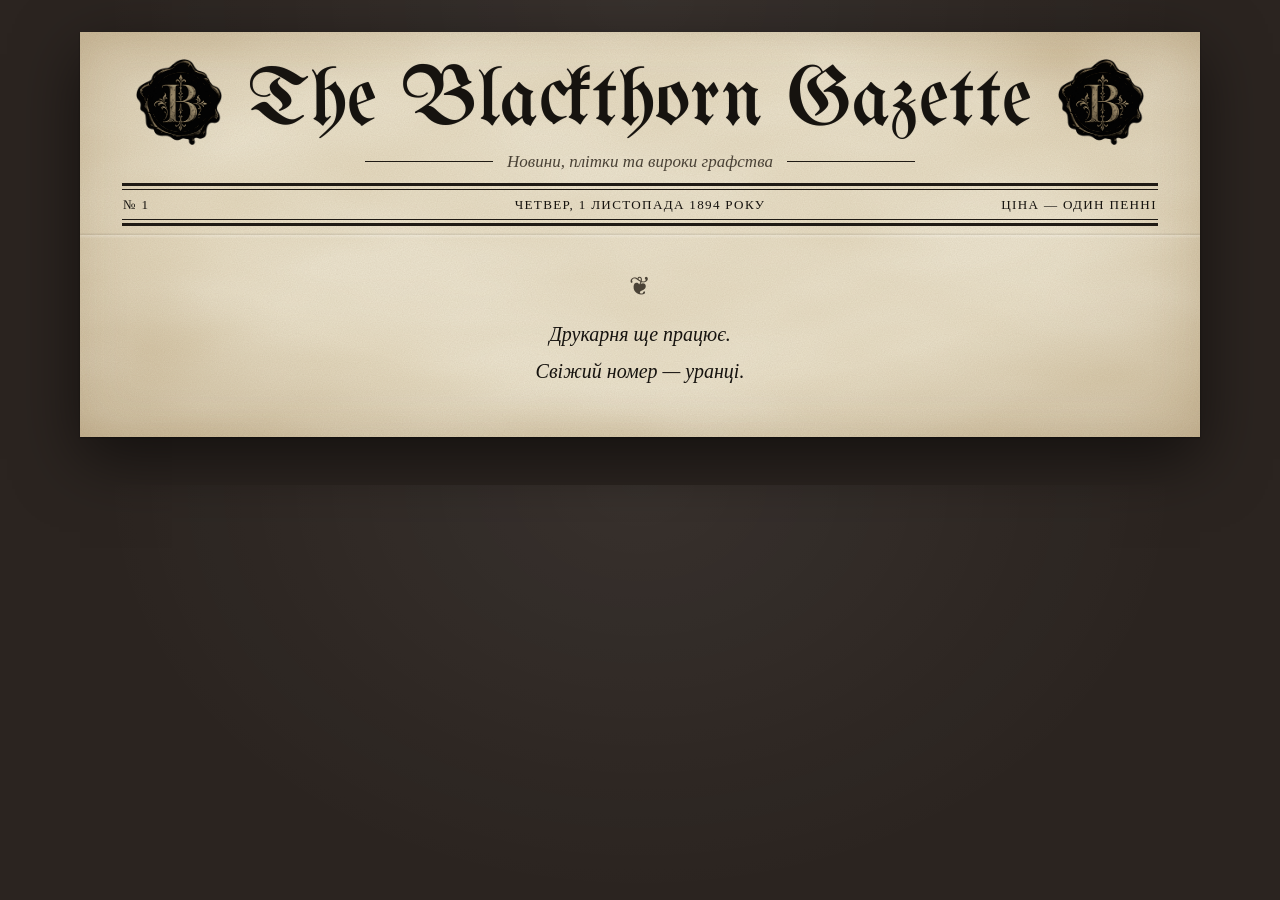
<file: gazette.html>
<!doctype html>
<html lang="uk">
<head>
<meta charset="utf-8">
<meta name="viewport" content="width=device-width, initial-scale=1, viewport-fit=cover">
<meta name="color-scheme" content="only light">
<title>The Blackthorn Gazette</title>
<link rel="preconnect" href="https://fonts.googleapis.com">
<link rel="preconnect" href="https://fonts.gstatic.com" crossorigin>
<link href="https://fonts.googleapis.com/css2?family=Old+Standard+TT:ital,wght@0,400;0,700;1,400&family=Playfair+Display:wght@700;900&family=UnifrakturMaguntia&display=swap" rel="stylesheet">

<script>
/*
  ГАЗЕТА НАСТУПНОГО РАНКУ — дані.

  ЯК ПУБЛІКУВАТИ:
  - Поки "published": false, сторінка показує заглушку «Друкарня ще працює».
  - Переглянути газету до публікації: відкрити gazette.html?preview
  - Уранці заповнити поля, поставити "published": true, закомітити й запушити.

  УВАГА: цей файл публічний, як і весь сайт. До вечірки тут не має бути жодних спойлерів.
  Нижче — приклад-заповнювач без розгадки. Усе замінити своїм.

  ПРАВИЛА (як у сценарії):
  - Текст лише в подвійних лапках "...". Новий рядок — \n, новий абзац — \n\n.
  - Цитати всередині тексту — ялинки «». **жирний** працює в усіх текстах.
  - Після кожного елемента списку — кома, крім останнього.
  - Порожній список [] — секція не показується.
*/
window.GAZETTE = {
  "published": false,

  "issue": "№ 1",
  "date": "Четвер, 1 листопада 1894 року",
  "price": "Ціна — один пенні",

  "headline": "Трагедія в Блекторн-Хол",
  "subhead": "Власника верфей знайдено мертвим у власному кабінеті. Присяжні винесли вирок ще до світанку",

  /* Головна стаття. byline — підпис автора (уранці можна поставити псевдонім Шарлотти). */
  "article": {
    "byline": "Від нашого кореспондента",
    "body": "Учора ввечері, у переддень Дня всіх святих, маєток Блекторн-Хол чекав гостей на вечерю. О шостій пробив гонг, але господар до столу не вийшов.\n\nТут буде розповідь про вечір: хто кого звинувачував, які таємниці випливли і як змінювалися підозри від раунду до раунду.\n\nДругий і третій абзаци — найкращі моменти вечора, сварки, зізнання і несподіванки. Чим більше конкретних сцен, тим веселіше гостям буде впізнавати себе."
  },

  /* Вирок присяжних. count — скільки голосів отримав персонаж.
     "correct": true — позначити справжнього вбивцю (лише вранці!). */
  "verdict": {
    "title": "Вирок присяжних",
    "note": "Голоси дев’яти присяжних, зібрані до відкриття заповіту.",
    "votes": [
      { "name": "Arthur Blackthorn", "count": 3 },
      { "name": "Laurence Blackthorn", "count": 2 },
      { "name": "Julian Veil", "count": 2 },
      { "name": "Arven Ren", "count": 1 },
      { "name": "Charlotte Whitmore", "count": 1 }
    ],
    "summary": "Тут — один-два рядки про те, хто розгадав правду."
  },

  /* Нагороди з «Запечатаного листа». */
  "nominations": [
    { "icon": "🗡️", "title": "Вбивця в душі", "winner": "Ім’я персонажа", "note": "За що саме — одним рядком." },
    { "icon": "🗝️", "title": "Ідеальне алібі", "winner": "Ім’я персонажа", "note": "" },
    { "icon": "🐟", "title": "Червоний оселедець", "winner": "Ім’я персонажа", "note": "" },
    { "icon": "🐍", "title": "Найотруйніший язик", "winner": "Ім’я персонажа", "note": "" },
    { "icon": "🎭", "title": "Гардероб Блекторнів", "winner": "Ім’я персонажа", "note": "" },
    { "icon": "👑", "title": "Спадкоємець хаосу", "winner": "Ім’я персонажа", "note": "" }
  ],

  /* Світська хроніка: прізвиська від кореспондентки. */
  "society": [
    { "nick": "Прізвисько", "name": "Ім’я персонажа" },
    { "nick": "Прізвисько", "name": "Ім’я персонажа" }
  ],

  /* Почуто за столом: фрази без авторів. */
  "quotes": [
    "Перша фраза вечора, яку варто зберегти.",
    "Друга фраза.",
    "Третя фраза."
  ],

  /* Через десять років: епілоги гостей. */
  "epilogue": [
    { "name": "Ім’я персонажа", "text": "Що сталося з персонажем через десять років." }
  ],

  /* Дрібні оголошення. */
  "ads": [
    { "title": "Потрібна дворецька", "text": "Досвід роботи з покійниками вітається. Звертатися до Блекторн-Хол." },
    { "title": "Сеанси з потойбічним світом", "text": "Покійний сам вас знайде і скаже щось важливе про груші. Тлумачення — за окрему плату." },
    { "title": "Шукаю свідків", "text": "Які нічого не бачили. Оплата щедра. Писати до редакції, анонімно." },
    { "title": "Продається пістолет", "text": "Недорого, без позначок, без питань. Звертатися до Л." },
    { "title": "Юридичні послуги Н. Ешворда", "text": "Чесність, точність, конфіденційність. Документи, що заважають, спалюємо безкоштовно." },
    { "title": "Страхова компанія «Обачність»", "text": "Нагадує: поліс покриває нещасні випадки, але не ентузіазм вашого лікаря." },
  ],

  /* Світлини: src — шлях до фото (публічні!), caption — підпис. */
  "photos": []
};
</script>

<style>
:root {
  --paper: #ece4cf;
  --paper-deep: #d8cbab;
  --desk: #2b2420;
  --ink: #16130f;
  --ink-soft: #4a4236;
  --rule: #1f1a14;
  --blood: #7a1d19;
  --grain: url("data:image/svg+xml,%3Csvg xmlns='http://www.w3.org/2000/svg' width='240' height='240'%3E%3Cfilter id='n'%3E%3CfeTurbulence type='fractalNoise' baseFrequency='.85' numOctaves='2' stitchTiles='stitch'/%3E%3CfeColorMatrix values='0 0 0 0 .3  0 0 0 0 .22  0 0 0 0 .12  .16 0 0 0 0'/%3E%3C/filter%3E%3Crect width='100%25' height='100%25' filter='url(%23n)'/%3E%3C/svg%3E");
  /* large soft blotches: newsprint never takes ink or age evenly */
  --mottle: url("data:image/svg+xml,%3Csvg xmlns='http://www.w3.org/2000/svg' width='800' height='800'%3E%3Cfilter id='m'%3E%3CfeTurbulence type='fractalNoise' baseFrequency='.005' numOctaves='3' seed='7' stitchTiles='stitch'/%3E%3CfeColorMatrix values='0 0 0 0 .5  0 0 0 0 .36  0 0 0 0 .16  .34 0 0 0 -.1'/%3E%3C/filter%3E%3Crect width='100%25' height='100%25' filter='url(%23m)'/%3E%3C/svg%3E");
  --headline: "Playfair Display", "Old Standard TT", Georgia, serif;
  color-scheme: light;
}

:root {
  box-sizing: border-box;
  padding-top: env(safe-area-inset-top, 0px);
  padding-bottom: env(safe-area-inset-bottom, 0px);
}
*, *::before, *::after { box-sizing: inherit; }

/* The page lies on a dark desk like a real sheet of newsprint */
body {
  margin: 0;
  background:
    radial-gradient(ellipse at 50% 0%, rgb(255 255 255 / 6%), transparent 60%),
    var(--desk);
  color: var(--ink);
  font-family: "Old Standard TT", Georgia, "Times New Roman", serif;
  font-size: 1.0625rem;
  line-height: 1.5;
  -webkit-text-size-adjust: 100%;
}

.sheet {
  max-width: 1120px;
  margin: 2rem auto 3rem;
  padding: 1.6rem clamp(1rem, 4vw, 2.6rem) 2.2rem;
  background:
    /* the fold across the middle */
    linear-gradient(to bottom, transparent calc(50% - 2px), rgb(0 0 0 / 8%) 50%, rgb(255 255 255 / 22%) calc(50% + 1px), transparent calc(50% + 4px)),
    /* yellowed edges and a few foxing stains */
    radial-gradient(ellipse at 50% 45%, transparent 55%, rgb(120 85 35 / 24%) 100%),
    radial-gradient(circle at 88% 7%, rgb(140 100 40 / 10%), transparent 9%),
    radial-gradient(circle at 6% 78%, rgb(140 100 40 / 8%), transparent 7%),
    var(--mottle) 0 0 / 100% 100% no-repeat,
    var(--grain),
    var(--paper);
  box-shadow: inset 0 0 50px rgb(110 75 25 / 16%), 0 1px 2px rgb(0 0 0 / 35%), 0 22px 60px rgb(0 0 0 / 55%);
}

/* ---------- Masthead ---------- */
.masthead { text-align: center; }
.masthead h1 {
  font-family: "UnifrakturMaguntia", "Old Standard TT", serif;
  font-weight: 400;
  font-size: clamp(2.6rem, 10.5vw, 6.8rem);
  line-height: .95;
  margin: .1rem 0 .15rem;
  letter-spacing: .005em;
  text-shadow: 0 0 1px rgb(0 0 0 / 22%);
}
/* "Ears": an engraved Blackthorn crest on each side of the nameplate */
@media (min-width: 900px) {
  .masthead h1 {
    display: flex;
    align-items: center;
    justify-content: center;
    gap: 1.6rem;
    font-size: 5.2rem;
  }
  .masthead h1::before,
  .masthead h1::after {
    content: "";
    flex: none;
    width: 5.4rem;
    aspect-ratio: 1;
    background: url("img/gazette-crest.png") center / contain no-repeat;
    filter: grayscale(1) sepia(.4) contrast(1.5) brightness(.7);
    mix-blend-mode: multiply;
  }
}
.masthead .tagline {
  display: flex;
  align-items: center;
  justify-content: center;
  gap: .9rem;
  margin: .2rem 0 .9rem;
  color: var(--ink-soft);
  font-style: italic;
}
.masthead .tagline::before,
.masthead .tagline::after { content: ""; flex: 0 1 8rem; border-top: 1px solid var(--rule); }

/* Dateline between thick-and-thin rules */
.dateline {
  position: relative;
  display: grid;
  grid-template-columns: 1fr auto 1fr;
  gap: 1rem;
  margin: 6px 0;
  padding: .32rem .1rem .28rem;
  border-top: 1px solid var(--rule);
  border-bottom: 1px solid var(--rule);
  font-size: .82rem;
  letter-spacing: .1em;
  text-transform: uppercase;
}
.dateline::before,
.dateline::after { content: ""; position: absolute; left: 0; right: 0; border-top: 3px solid var(--rule); }
.dateline::before { top: -7px; }
.dateline::after { bottom: -7px; }
.dateline span:first-child { text-align: left; }
.dateline span:last-child { text-align: right; }

/* ---------- Headline ---------- */
.headline {
  text-align: center;
  margin: 1.7rem 0 1.4rem;
  padding-bottom: 1.2rem;
  border-bottom: 3px double var(--rule);
}
.headline h2 {
  font-family: var(--headline);
  font-weight: 900;
  font-size: clamp(1.9rem, 6.2vw, 4.1rem);
  line-height: 1;
  letter-spacing: .01em;
  text-transform: uppercase;
  margin: 0 0 .85rem;
  text-shadow: 0 0 1px rgb(0 0 0 / 18%);
}
.headline p {
  position: relative;
  max-width: 40rem;
  margin: 0 auto;
  padding-top: .85rem;
  color: var(--ink-soft);
  font-size: clamp(1.05rem, 2.2vw, 1.3rem);
  font-style: italic;
  line-height: 1.35;
}
/* A printer's fleuron between two short rules */
.headline p::before {
  content: "❦";
  content: "❦" / "";
  position: absolute;
  top: -.62em;
  left: 50%;
  transform: translateX(-50%);
  padding: 0 3.4rem;
  color: var(--ink);
  font-size: 1.05rem;
  font-style: normal;
  line-height: 1;
  background:
    linear-gradient(var(--rule), var(--rule)) left center / 2.7rem 1px no-repeat,
    linear-gradient(var(--rule), var(--rule)) right center / 2.7rem 1px no-repeat;
}

/* ---------- Front page: article + verdict ---------- */
.front {
  display: grid;
  grid-template-columns: minmax(0, 2.2fr) minmax(0, 1fr);
  gap: 2.8rem;
}
.front.solo { grid-template-columns: minmax(0, 1fr); }
/* The verdict is set as a boxed insert on slightly darker stock */
.front > aside {
  align-self: start;
  padding: .9rem 1.1rem 1.1rem;
  background: rgb(120 90 40 / 7%);
  border: 3px double var(--rule);
}
.front > aside h3 { border-top: 0; padding-top: .1rem; }

.article .byline {
  margin: 0 0 .9rem;
  padding-bottom: .45rem;
  border-bottom: 1px solid var(--rule);
  color: var(--ink-soft);
  font-size: .9rem;
  font-variant: small-caps;
  letter-spacing: .08em;
  text-align: center;
}
.article .body {
  column-gap: 1.6rem;
  column-rule: 1px solid var(--rule);
  font-size: 1rem;
  line-height: 1.5;
  text-align: justify;
  hyphens: auto;
}
/* Newspaper paragraphs: indented, no gaps */
.article .body p { margin: 0; text-indent: 1.4em; }
.article .body p:first-child { text-indent: 0; }
.article .body p:first-child::first-line { font-variant: small-caps; letter-spacing: .04em; }
/* A framed initial: paper-white letter on a black block with a fine inner rule */
.article .body p:first-child::first-letter {
  float: left;
  margin: .1em .5rem 0 0;
  padding: .16em .18em .1em;
  color: var(--paper);
  background: var(--ink);
  border: 4px double var(--paper);
  font-family: var(--headline);
  font-size: 3.4em;
  font-weight: 900;
  line-height: .78;
}

/* ---------- Section heads ---------- */
.section h3 {
  margin: 0 0 .8rem;
  padding: .45rem 0 .38rem;
  border-top: 3px double var(--rule);
  border-bottom: 1px solid var(--rule);
  font-family: var(--headline);
  font-size: 1.02rem;
  font-weight: 700;
  letter-spacing: .14em;
  text-align: center;
  text-transform: uppercase;
}
.section h3::before,
.section h3::after {
  content: "✦";
  content: "✦" / "";
  display: inline-block;
  margin: 0 .7em;
  font-size: .62em;
  letter-spacing: 0;
  vertical-align: .2em;
}
.section .note { margin: 0 0 .9rem; color: var(--ink-soft); font-size: .92rem; font-style: italic; text-align: center; }

/* ---------- Verdict: tally marks ---------- */
.verdict ol { list-style: none; margin: 0; padding: 0; }
.verdict li {
  display: grid;
  grid-template-columns: 1fr auto;
  align-items: center;
  gap: .5rem;
  padding: .55rem 0;
  border-bottom: 1px dotted var(--rule);
}
.verdict .who { font-weight: 700; font-variant: small-caps; letter-spacing: .03em; }
.verdict .tally { display: flex; flex-wrap: wrap; gap: .3rem; justify-content: flex-end; color: var(--ink); }
.verdict .tally svg { height: 1.4rem; width: auto; }
.verdict li.truth .who::after {
  content: "справжній убивця";
  display: block;
  font-weight: 400;
  font-style: italic;
  font-variant: normal;
  font-size: .85rem;
  color: var(--blood);
}
.verdict li.truth .tally { color: var(--blood); }
.verdict .summary { margin: .9rem 0 0; font-size: .97rem; text-align: justify; hyphens: auto; }
.verdict .summary p { margin: 0; text-indent: 1.2em; }
.verdict .summary p:first-child { text-indent: 0; }

/* ---------- Lower part: columns divided by hairline rules ---------- */
.lower {
  display: grid;
  grid-template-columns: repeat(3, minmax(0, 1fr));
  gap: 2.2rem 2.6rem;
  margin-top: 2.2rem;
  padding-top: 1.5rem;
  border-top: 3px double var(--rule);
  overflow: hidden;
}
.lower > .section { position: relative; }
/* A rule left of every column; the one at the page edge falls outside and is clipped */
.lower > .section::before { content: ""; position: absolute; top: 0; bottom: 0; left: -1.3rem; border-left: 1px solid var(--rule); }
.lower .section.wide { grid-column: 1 / -1; }
.lower .section.wide::before { display: none; }

.awards { list-style: none; margin: 0; padding: 0; }
.awards li { padding: .55rem 0; border-bottom: 1px dotted var(--rule); text-align: center; }
.awards .t { display: block; color: var(--ink-soft); font-size: .92rem; font-style: italic; filter: grayscale(1); }
.awards .w { display: block; font-size: 1.12rem; font-variant: small-caps; font-weight: 700; letter-spacing: .03em; }
.awards .n { display: block; font-size: .92rem; }

.society p { margin: 0 0 .6rem; }
.society b { font-style: italic; }

.quotes blockquote {
  margin: 0 0 1rem;
  font-size: 1.1rem;
  font-style: italic;
  line-height: 1.4;
  text-align: center;
}
.quotes blockquote + blockquote::before {
  content: "❦";
  display: block;
  margin-bottom: .6rem;
  color: var(--ink-soft);
  font-style: normal;
}

.epilogue { column-gap: 2.6rem; column-rule: 1px solid var(--rule); }
.epilogue h3 { column-span: all; }
.epilogue p { margin: 0 0 .7rem; text-align: justify; hyphens: auto; break-inside: avoid; }
.epilogue p b { font-variant: small-caps; letter-spacing: .03em; }

/* Photographs printed as a halftone */
.photos { display: grid; grid-template-columns: repeat(auto-fill, minmax(200px, 1fr)); gap: 1.25rem; }
.photos figure { position: relative; margin: 0; }
.photos figure::after {
  content: "";
  position: absolute;
  inset: 0 0 auto;
  aspect-ratio: 3 / 4;
  pointer-events: none;
  background: radial-gradient(circle, rgb(0 0 0 / 35%) .7px, transparent 1.1px) 0 0 / 3px 3px;
  mix-blend-mode: multiply;
  opacity: .45;
}
.photos img {
  display: block;
  width: 100%;
  max-width: 100%;
  aspect-ratio: 3 / 4;
  object-fit: cover;
  border: 1px solid var(--rule);
  filter: grayscale(1) sepia(.3) contrast(1.15) brightness(.95);
}
.photos figcaption { margin-top: .35rem; font-size: .88rem; font-style: italic; text-align: center; }

/* ---------- Small advertisements, each set in its own style ---------- */
.ads { display: grid; grid-template-columns: repeat(auto-fill, minmax(210px, 1fr)); gap: .9rem; }
.ads .ad { padding: .8rem .9rem .9rem; border: 1px solid var(--rule); text-align: center; }
.ads .ad b {
  display: block;
  margin-bottom: .4rem;
  padding-bottom: .35rem;
  border-bottom: 1px solid currentColor;
  font-family: var(--headline);
  font-size: 1rem;
  font-weight: 900;
  letter-spacing: .04em;
  line-height: 1.15;
  text-transform: uppercase;
}
.ads .ad span { font-size: .92rem; line-height: 1.4; }
.ads .ad:nth-child(3n+1) { border: 3px double var(--rule); }
.ads .ad:nth-child(3n+2) { border-width: 3px 0; }
.ads .ad:nth-child(3n+2) b { font-family: "Old Standard TT", serif; font-size: 1.2rem; font-style: italic; font-weight: 700; letter-spacing: 0; text-transform: none; border-bottom-style: dotted; }
.ads .ad:nth-child(3n) b { font-variant: small-caps; text-transform: none; letter-spacing: .08em; font-size: 1.1rem; border: 0; }
/* The printer's pointing hand, a staple of Victorian small ads */
.ads .ad:nth-child(3n) b::before { content: "☞ "; content: "☞ " / ""; font-variant: normal; }

/* A row of printer's ornaments above the imprint */
footer::before {
  content: "❦   ✦   ❦";
  content: "❦   ✦   ❦" / "";
  position: absolute;
  top: -2.1rem;
  left: 0;
  right: 0;
  color: var(--ink-soft);
  font-size: 1rem;
  letter-spacing: .4em;
  text-transform: none;
  white-space: pre;
}
footer {
  position: relative;
  margin-top: 3.6rem;
  padding: .5rem 0 .45rem;
  border-top: 3px double var(--rule);
  border-bottom: 1px solid var(--rule);
  color: var(--ink-soft);
  font-size: .82rem;
  letter-spacing: .08em;
  text-align: center;
  text-transform: uppercase;
}

/* Placeholder before publication */
.press {
  max-width: 30rem;
  margin: 3rem auto 1rem;
  text-align: center;
}
.press p { margin: 0 0 .4rem; font-size: 1.25rem; font-style: italic; }
.press p:first-child::before {
  content: "❦";
  display: block;
  margin-bottom: .8rem;
  color: var(--ink-soft);
  font-size: 1.6rem;
  font-style: normal;
}

.preview-flag {
  position: fixed;
  top: calc(env(safe-area-inset-top, 0px) + .6rem);
  right: .6rem;
  z-index: 10;
  padding: .15rem .55rem;
  border: 1px solid var(--blood);
  color: var(--blood);
  background: var(--paper);
  font-size: .85rem;
  font-style: italic;
}

@media (min-width: 760px) {
  .article .body { column-count: 2; }
  .lower .epilogue { column-count: 2; }
}
@media (max-width: 900px) {
  .front { grid-template-columns: minmax(0, 1fr); gap: 1.8rem; }
  .lower { grid-template-columns: minmax(0, 1fr) minmax(0, 1fr); }
}
@media (max-width: 600px) {
  .sheet { margin: 0; box-shadow: none; }
  .lower { grid-template-columns: minmax(0, 1fr); }
  .lower > .section::before { display: none; }
  .dateline { grid-template-columns: 1fr; text-align: center; gap: .1rem; }
  .dateline span:first-child, .dateline span:last-child { text-align: center; }
  .article .body { text-align: left; }
}
@media print {
  body { background: #fff; color: #000; }
  .sheet { margin: 0; box-shadow: none; background: #fff; }
  .preview-flag { display: none; }
}
</style>
</head>
<body>
<main class="sheet" id="gazette"></main>

<script>
(function () {
  var D = window.GAZETTE || {};
  var root = document.getElementById("gazette");
  var preview = new URLSearchParams(location.search).has("preview");

  function esc(s) {
    return String(s == null ? "" : s)
      .replace(/&/g, "&amp;").replace(/</g, "&lt;").replace(/>/g, "&gt;").replace(/"/g, "&quot;");
  }
  function inline(s) {
    return esc(s).replace(/\*\*(.+?)\*\*/g, "<b>$1</b>").replace(/\n/g, "<br>");
  }
  function paras(s) {
    return String(s || "").split(/\n\s*\n/).filter(function (p) { return p.trim(); })
      .map(function (p) { return "<p>" + inline(p.trim()) + "</p>"; }).join("");
  }
  function list(a) { return Array.isArray(a) ? a.filter(Boolean) : []; }

  // Рахунок рисками: групи по п'ять, п'ята перекреслює чотири.
  function tally(n) {
    n = Math.max(0, Math.floor(Number(n) || 0));
    var out = "", tilt = [-3, 2, -1, 3];
    function lines(k) {
      var g = "";
      for (var i = 0; i < k; i++) {
        var x = 5 + i * 7;
        g += '<line x1="' + (x + tilt[i] * .3) + '" y1="3" x2="' + (x - tilt[i] * .3) + '" y2="25"/>';
      }
      return g;
    }
    for (var full = Math.floor(n / 5); full > 0; full--) {
      out += '<svg viewBox="0 0 34 28" aria-hidden="true" fill="none" stroke="currentColor" stroke-width="2" stroke-linecap="round">' +
        lines(4) + '<line x1="1" y1="21" x2="31" y2="7"/></svg>';
    }
    var rem = n % 5;
    if (rem) {
      out += '<svg viewBox="0 0 ' + (rem * 7 + 3) + ' 28" aria-hidden="true" fill="none" stroke="currentColor" stroke-width="2" stroke-linecap="round">' +
        lines(rem) + "</svg>";
    }
    return out;
  }

  function masthead() {
    return '<header class="masthead">' +
      "<h1>The Blackthorn Gazette</h1>" +
      '<p class="tagline">Новини, плітки та вироки графства</p>' +
      '<div class="dateline"><span>' + esc(D.issue) + "</span><span>" + esc(D.date) +
      "</span><span>" + esc(D.price) + "</span></div>" +
      "</header>";
  }

  if (!D.published && !preview) {
    document.title = "The Blackthorn Gazette";
    root.innerHTML = masthead() +
      '<div class="press"><p>Друкарня ще працює.</p><p>Свіжий номер — уранці.</p></div>';
    return;
  }

  var html = masthead();
  if (preview && !D.published) html += '<div class="preview-flag">Перегляд, не опубліковано</div>';

  if (D.headline || D.subhead) {
    html += '<section class="headline"><h2>' + inline(D.headline) + "</h2>" +
      (D.subhead ? "<p>" + inline(D.subhead) + "</p>" : "") + "</section>";
  }

  var art = D.article || {};
  var v = D.verdict || {};
  var votes = list(v.votes).slice().sort(function (a, b) { return (b.count || 0) - (a.count || 0); });

  var front = "";
  if (art.body) {
    front += '<article class="article">' +
      (art.byline ? '<p class="byline">' + inline(art.byline) + "</p>" : "") +
      '<div class="body">' + paras(art.body) + "</div></article>";
  }
  if (votes.length) {
    front += '<aside class="section verdict"><h3>' + inline(v.title || "Вирок присяжних") + "</h3>" +
      (v.note ? '<p class="note">' + inline(v.note) + "</p>" : "") +
      "<ol>" + votes.map(function (r) {
        var c = Number(r.count) || 0;
        return '<li class="' + (r.correct ? "truth" : "") + '"><span class="who">' + inline(r.name) +
          '</span><span class="tally" role="img" aria-label="' + c + ' голос.">' + tally(c) + "</span></li>";
      }).join("") + "</ol>" +
      (v.summary ? '<div class="summary">' + paras(v.summary) + "</div>" : "") +
      "</aside>";
  }
  if (front) {
    html += '<div class="front' + (art.body && votes.length ? "" : " solo") + '">' + front + "</div>";
  }

  var lower = "";
  var noms = list(D.nominations);
  if (noms.length) {
    lower += '<section class="section"><h3>Нагороди вечора</h3><ul class="awards">' +
      noms.map(function (n) {
        return "<li>" + '<span class="t">' + esc(n.icon ? n.icon + " " : "") + inline(n.title) + "</span>" +
          '<span class="w">' + inline(n.winner) + "</span>" +
          (n.note ? '<span class="n">' + inline(n.note) + "</span>" : "") + "</li>";
      }).join("") + "</ul></section>";
  }

  var soc = list(D.society);
  var quotes = list(D.quotes);
  if (soc.length) {
    lower += '<section class="section society"><h3>Світська хроніка</h3>' +
      '<p class="note">Наша кореспондентка просить не ображатися.</p>' +
      soc.map(function (s) { return "<p><b>" + inline(s.nick) + "</b> — " + inline(s.name) + "</p>"; }).join("") +
      "</section>";
  }
  if (quotes.length) {
    lower += '<section class="section quotes"><h3>Почуто за столом</h3>' +
      quotes.map(function (q) { return "<blockquote>«" + inline(q) + "»</blockquote>"; }).join("") +
      "</section>";
  }

  var epi = list(D.epilogue);
  if (epi.length) {
    lower += '<section class="section epilogue wide"><h3>Через десять років</h3>' +
      epi.map(function (e) { return "<p><b>" + inline(e.name) + ".</b> " + inline(e.text) + "</p>"; }).join("") +
      "</section>";
  }

  var photos = list(D.photos);
  if (photos.length) {
    lower += '<section class="section wide"><h3>Світлини вечора</h3><div class="photos">' +
      photos.map(function (p) {
        return '<figure><img src="' + esc(p.src) + '" alt="' + esc(p.caption || "") + '" loading="lazy">' +
          (p.caption ? "<figcaption>" + inline(p.caption) + "</figcaption>" : "") + "</figure>";
      }).join("") + "</div></section>";
  }

  var ads = list(D.ads);
  if (ads.length) {
    lower += '<section class="section wide"><h3>Оголошення</h3><div class="ads">' +
      ads.map(function (a) {
        return '<div class="ad"><b>' + inline(a.title) + "</b><span>" + inline(a.text) + "</span></div>";
      }).join("") + "</div></section>";
  }

  if (lower) html += '<div class="lower">' + lower + "</div>";
  html += "<footer>Друкарня графства. Передруковувати без дозволу редакції заборонено.</footer>";

  root.innerHTML = html;
})();
</script>
</body>
</html>
</file>
<file: styles.css>
:root {
  --wine: #6e1a2b;
  --wine-deep: #3e0d18;
  --velvet: #22070e;
  --paper: #f3e8d2;
  --paper-light: #fbf5e8;
  --gold: #b8904f;
  --gold-soft: #dcc08a;
  --ink: #2a1c16;
  --muted: #6c5a4b;
  --line: #d6c09a;
  --serif: "Cormorant Garamond", "Cormorant", Georgia, "Times New Roman", serif;
  --caps: "Cormorant SC", "Cormorant Garamond", Georgia, serif;
}

* { box-sizing: border-box; }

html { scroll-padding-top: 130px; }

body {
  margin: 0;
  min-height: 100vh;
  color: var(--paper);
  font-family: var(--serif);
  background-color: var(--velvet);
  background-image:
    radial-gradient(ellipse 110% 55% at 50% -5%, #5c1627 0%, transparent 65%),
    radial-gradient(circle at 0 0, rgb(220 192 138 / 7%) 0 1.5px, transparent 2.5px),
    radial-gradient(circle at 15px 15px, rgb(220 192 138 / 4%) 0 1px, transparent 2px);
  background-size: auto, 30px 30px, 30px 30px;
  background-attachment: fixed, scroll, scroll;
}

body.drawer-open { overflow: hidden; }

/* ---------- Toolbar ---------- */
.icon-sprite { position: absolute; width: 0; height: 0; overflow: hidden; }
.tab-icon {
  width: 20px;
  height: 20px;
  flex: none;
  fill: none;
  stroke: currentColor;
  stroke-width: 1.5;
  stroke-linecap: round;
  stroke-linejoin: round;
}

/* Desktop: a masthead. Brand and session on top, page tabs under a thin gold rule. */
.toolbar {
  position: sticky;
  top: 0;
  z-index: 20;
  display: grid;
  grid-template-columns: 1fr auto;
  grid-template-areas: "brand session" "tabs tabs" "actions actions";
  align-items: center;
  gap: 4px 24px;
  padding: 10px max(20px, calc((100vw - 1200px) / 2)) 0;
  background: linear-gradient(180deg, rgb(32 8 14 / 97%), rgb(20 5 9 / 96%));
  border-bottom: 3px double rgb(184 144 79 / 70%);
  box-shadow: 0 8px 24px rgb(0 0 0 / 35%);
  backdrop-filter: blur(6px);
}
.toolbar-left, .site-menu, .menu-page { display: contents; }
.menu-head, .menu-foot, .menu-toggle, .menu-current { display: none; }

.brand {
  grid-area: brand;
  display: flex;
  align-items: center;
  gap: 12px;
  color: var(--gold-soft);
}
.brand .mini-seal { width: 30px; height: 30px; font-size: 13px; }
.brand-text { display: grid; line-height: 1.08; }
.brand-text b { color: #ecd6a6; font: 700 19px var(--caps); letter-spacing: .16em; }
.brand-text small { color: rgb(220 192 138 / 72%); font: italic 400 14px var(--serif); letter-spacing: .04em; }

.toolbar-actions { grid-area: actions; display: flex; flex-wrap: wrap; gap: 7px; justify-content: center; padding: 2px 0 10px; }

.btn {
  cursor: pointer;
  border: 1px solid rgb(184 144 79 / 55%);
  border-radius: 2px;
  padding: 7px 14px 8px;
  color: var(--gold-soft);
  background: transparent;
  font: 600 15px var(--caps);
  letter-spacing: .04em;
  line-height: 1.1;
  transition: background-color .15s ease, color .15s ease, border-color .15s ease;
}
.btn:hover { background: rgb(184 144 79 / 14%); color: #f6e8c8; border-color: var(--gold); }
.btn:focus-visible, .icon-btn:focus-visible, .field input:focus-visible, .field textarea:focus-visible, .unseal:focus-visible {
  outline: 2px solid var(--gold-soft);
  outline-offset: 2px;
}
.btn-primary { background: var(--wine); color: #f7ead0; border-color: var(--gold); }
.btn-primary:hover { background: #87213a; }
.btn.is-on { background: rgb(184 144 79 / 20%); color: #f6e8c8; }

/* ---------- Title ---------- */
.page-title {
  text-align: center;
  padding: 56px 18px 12px;
}

.page-title .case-no {
  margin: 0;
  color: var(--gold);
  font: 600 18px var(--caps);
  letter-spacing: .12em;
}

.page-title h1 {
  margin: 8px 0 4px;
  color: #f4e6c9;
  font-size: clamp(44px, 7vw, 76px);
  font-weight: 400;
  font-style: italic;
  line-height: 1;
  letter-spacing: -.01em;
}

.flourish {
  display: flex;
  align-items: center;
  justify-content: center;
  gap: 14px;
  color: var(--gold);
  font-size: 20px;
  margin: 14px auto 10px;
  max-width: 360px;
}
.flourish::before, .flourish::after {
  content: "";
  flex: 1;
  height: 1px;
  background: linear-gradient(90deg, transparent, var(--gold));
}
.flourish::after { background: linear-gradient(90deg, var(--gold), transparent); }

.page-title .motto {
  margin: 0;
  color: #cdb68f;
  font-size: 20px;
  font-style: italic;
}

.status-line {
  margin: 18px auto 0;
  max-width: 620px;
  color: #a89279;
  font-size: 16px;
  line-height: 1.5;
}

/* ---------- Cards grid ---------- */
.cards {
  width: min(1200px, calc(100% - 32px));
  margin: 34px auto 80px;
  grid-template-columns: repeat(auto-fill, minmax(min(100%, 370px), 1fr));
  gap: 36px 30px;
  align-items: start;
}

/* ---------- Гості вечора ---------- */
.guests-wrap { width: min(1200px, calc(100% - 32px)); margin: 34px auto 80px; }
.guests-empty { color: #cdb68f; font-style: italic; text-align: center; }
.guests-victim { display: flex; justify-content: center; margin-bottom: 40px; }
.guests-victim .guest { width: min(440px, 100%); }
.guests-grid {
  display: grid;
  grid-template-columns: repeat(auto-fill, minmax(min(100%, 250px), 1fr));
  gap: 30px 24px;
  align-items: start;
}

.guest {
  position: relative;
  padding: 20px 18px 18px;
  text-align: center;
  color: var(--ink);
  background-color: var(--paper);
  background-image: radial-gradient(ellipse at 25% 0%, rgb(255 255 255 / 55%), transparent 55%);
  border: 1px solid var(--gold);
  outline: 1px solid rgb(184 144 79 / 45%);
  outline-offset: -6px;
  box-shadow: 0 14px 30px rgb(0 0 0 / 40%);
  transition: transform .2s ease, box-shadow .2s ease;
}
.guest.is-viewer {
  transform: translateY(-4px);
  outline: 2px solid var(--gold);
  box-shadow: 0 0 0 3px var(--gold-soft), 0 0 28px rgb(220 192 138 / 55%), 0 18px 34px rgb(0 0 0 / 45%);
}

.guest-head {
  display: flex;
  flex-direction: column;
  align-items: center;
  width: 100%;
  padding: 0;
  border: 0;
  background: none;
  color: inherit;
  font: inherit;
  text-align: center;
}
button.guest-head { cursor: pointer; border-radius: 4px; }
button.guest-head:hover .guest-portrait { border-color: var(--wine); }
button.guest-head:focus-visible { outline: 2px solid var(--wine); outline-offset: 4px; }

.guest-portrait {
  display: grid;
  place-items: center;
  width: 140px;
  height: 180px;
  margin-bottom: 12px;
  overflow: hidden;
  border: 4px double var(--gold);
  border-radius: 50%;
  background: radial-gradient(circle at 50% 35%, #5a1424, var(--wine-deep) 75%);
  transition: border-color .2s ease;
}
.guest-portrait img { width: 100%; height: 100%; object-fit: cover; filter: sepia(.3); }
.guest-initials { width: 70px; height: 70px; font-size: 24px; }

.guest-name { display: block; font-size: 25px; font-weight: 500; line-height: 1.1; }
.guest-player { display: block; margin-top: 4px; color: var(--muted); font-size: 16px; font-style: italic; }
.guest-self {
  display: inline-block;
  margin: 10px 0 0;
  padding: 3px 12px;
  background: var(--wine);
  color: var(--gold-soft);
  font: 700 12px var(--caps);
  letter-spacing: .16em;
  text-transform: uppercase;
}
.guest-short { margin: 10px 0 0; font-size: 17px; line-height: 1.4; white-space: pre-wrap; }

.guest-note {
  margin: 14px 0 0;
  padding: 12px 14px;
  text-align: left;
  background: var(--paper-light);
  border-left: 3px solid var(--wine);
}
.guest-note h3 { margin: 0 0 6px; color: var(--wine); font: 700 13px var(--caps); letter-spacing: .1em; }
.guest-note p { margin: 0; font-size: 16.5px; line-height: 1.45; white-space: pre-wrap; overflow-wrap: anywhere; }

.guest.is-victim { border-top: 6px solid #1b1210; }
.guest.is-victim .guest-portrait { border-color: #3a2a22; }
.guest.is-victim .guest-portrait img { filter: grayscale(1) contrast(1.05); }
.guest.is-victim .guest-name::before { content: "† "; color: var(--wine); }

.card {
  position: relative;
  padding: 9px;
  color: var(--ink);
  background-color: var(--paper);
  background-image:
    radial-gradient(ellipse at 25% 0%, rgb(255 255 255 / 55%), transparent 55%),
    radial-gradient(ellipse at 100% 100%, rgb(140 100 50 / 20%), transparent 55%),
    repeating-linear-gradient(0deg, rgb(120 90 50 / 4%) 0 1px, transparent 1px 4px);
  box-shadow: 0 22px 45px rgb(0 0 0 / 45%), 0 2px 6px rgb(0 0 0 / 30%);
  break-inside: avoid;
}

.card.flash { animation: flash 1.2s ease; }
@keyframes flash {
  0% { box-shadow: 0 0 0 4px var(--gold-soft), 0 22px 45px rgb(0 0 0 / 45%); }
  100% { box-shadow: 0 22px 45px rgb(0 0 0 / 45%), 0 2px 6px rgb(0 0 0 / 30%); }
}

.frame {
  position: relative;
  border: 1px solid var(--gold);
  padding: 4px;
}

.frame-inner {
  position: relative;
  border: 1px solid rgb(184 144 79 / 55%);
  padding: 28px 28px 20px;
}

.corner {
  position: absolute;
  width: 20px;
  height: 20px;
  border-color: var(--gold);
  border-style: solid;
  border-width: 0;
  pointer-events: none;
}
.corner.tl { top: 6px; left: 6px; border-top-width: 2px; border-left-width: 2px; }
.corner.tr { top: 6px; right: 6px; border-top-width: 2px; border-right-width: 2px; }
.corner.bl { bottom: 6px; left: 6px; border-bottom-width: 2px; border-left-width: 2px; }
.corner.br { bottom: 6px; right: 6px; border-bottom-width: 2px; border-right-width: 2px; }

/* Wax seal: poured oxblood wax with an uneven edge, a raised rim, an embossed laurel wreath and crown */
:root {
  --wax-blob: url("data:image/svg+xml,%3Csvg xmlns='http://www.w3.org/2000/svg' viewBox='0 0 100 100'%3E%3Cpath d='M99.27 50L99.68 53.26L98.4 56.37L96.38 59.23L95.02 62.06L94.47 65.1L93.68 68.09L91.82 70.62L89.32 72.7L87.14 74.81L85.5 77.24L83.79 79.63L81.64 81.64L79.49 83.63L77.86 86.31L76.47 89.61L74.45 92.34L71.4 93.4L67.82 93.01L64.41 92.44L61.39 92.49L58.52 92.84L55.65 92.94L52.83 93.12L50 94.19L46.98 96.04L43.76 97.38L40.62 97.14L37.75 95.73L34.91 94.47L31.8 93.94L28.61 93.38L25.83 91.87L23.63 89.46L21.61 87L19.43 84.86L17.43 82.57L16.07 79.75L15.02 76.84L13.22 74.58L10.19 72.99L6.82 71.29L4.56 68.82L3.85 65.67L3.92 62.35L4.02 59.15L4.36 56.01L5.44 52.92L6.87 50L7.48 47.21L6.79 44.31L5.76 41.2L5.77 38.15L6.98 35.4L8.31 32.73L8.95 29.76L9.3 26.5L10.31 23.48L12.19 20.99L14.32 18.71L16.31 16.31L18.57 14.16L21.61 13L25.13 12.78L28.25 12.32L30.54 10.53L32.46 7.65L34.7 4.94L37.47 3.24L40.49 2.21L43.59 1.33L46.78 0.92L50 1.79L53.03 3.84L55.82 5.77L58.65 6.52L61.66 6.48L64.61 6.97L67.16 8.57L69.47 10.51L72.03 11.84L74.97 12.64L77.86 13.7L80.36 15.39L82.77 17.23L85.54 18.83L88.32 20.59L90.04 23.24L90.21 26.79L89.69 30.42L89.92 33.46L91.34 35.97L93.17 38.43L94.65 41.12L95.97 43.95L97.64 46.88Z'/%3E%3C/svg%3E");
  --wax-wreath: url("data:image/svg+xml,%3Csvg xmlns='http://www.w3.org/2000/svg' xmlns:xlink='http://www.w3.org/1999/xlink' viewBox='0 0 100 100' fill='none' stroke-linecap='round' stroke-linejoin='round' stroke-width='1.1'%3E%3Cdefs%3E%3Cg id='w'%3E%3Cpath fill='none' d='M45.27 85.67A34 34 0 0 1 31.98 23.17'/%3E%3Cpath fill='none' d='M54.73 85.67A34 34 0 0 0 68.02 23.17'/%3E%3Cellipse cx='39.75' cy='87.76' rx='4.3' ry='1.7' transform='rotate(168 39.75 87.76)'/%3E%3Cellipse cx='41.51' cy='81.61' rx='4.3' ry='1.7' transform='rotate(224 41.51 81.61)'/%3E%3Cellipse cx='31.97' cy='84.54' rx='4.3' ry='1.7' transform='rotate(181 31.97 84.54)'/%3E%3Cellipse cx='35.07' cy='78.94' rx='4.3' ry='1.7' transform='rotate(237 35.07 78.94)'/%3E%3Cellipse cx='25.11' cy='79.64' rx='4.3' ry='1.7' transform='rotate(194 25.11 79.64)'/%3E%3Cellipse cx='29.39' cy='74.89' rx='4.3' ry='1.7' transform='rotate(250 29.39 74.89)'/%3E%3Cellipse cx='19.53' cy='73.34' rx='4.3' ry='1.7' transform='rotate(207 19.53 73.34)'/%3E%3Cellipse cx='24.77' cy='69.67' rx='4.3' ry='1.7' transform='rotate(263 24.77 69.67)'/%3E%3Cellipse cx='15.51' cy='65.94' rx='4.3' ry='1.7' transform='rotate(220 15.51 65.94)'/%3E%3Cellipse cx='21.44' cy='63.54' rx='4.3' ry='1.7' transform='rotate(276 21.44 63.54)'/%3E%3Cellipse cx='13.26' cy='57.82' rx='4.3' ry='1.7' transform='rotate(233 13.26 57.82)'/%3E%3Cellipse cx='19.58' cy='56.82' rx='4.3' ry='1.7' transform='rotate(289 19.58 56.82)'/%3E%3Cellipse cx='12.89' cy='49.41' rx='4.3' ry='1.7' transform='rotate(246 12.89 49.41)'/%3E%3Cellipse cx='19.28' cy='49.85' rx='4.3' ry='1.7' transform='rotate(302 19.28 49.85)'/%3E%3Cellipse cx='14.43' cy='41.12' rx='4.3' ry='1.7' transform='rotate(259 14.43 41.12)'/%3E%3Cellipse cx='20.55' cy='42.99' rx='4.3' ry='1.7' transform='rotate(315 20.55 42.99)'/%3E%3Cellipse cx='17.78' cy='33.4' rx='4.3' ry='1.7' transform='rotate(272 17.78 33.4)'/%3E%3Cellipse cx='23.33' cy='36.6' rx='4.3' ry='1.7' transform='rotate(328 23.33 36.6)'/%3E%3Cellipse cx='22.79' cy='26.63' rx='4.3' ry='1.7' transform='rotate(285 22.79 26.63)'/%3E%3Cellipse cx='27.47' cy='30.99' rx='4.3' ry='1.7' transform='rotate(341 27.47 30.99)'/%3E%3Cellipse cx='29.2' cy='21.16' rx='4.3' ry='1.7' transform='rotate(298 29.2 21.16)'/%3E%3Cellipse cx='32.78' cy='26.47' rx='4.3' ry='1.7' transform='rotate(354 32.78 26.47)'/%3E%3Ccircle cx='35.1' cy='21.44' r='1.3'/%3E%3Cellipse cx='60.25' cy='87.76' rx='4.3' ry='1.7' transform='rotate(12 60.25 87.76)'/%3E%3Cellipse cx='58.49' cy='81.61' rx='4.3' ry='1.7' transform='rotate(-44 58.49 81.61)'/%3E%3Cellipse cx='68.03' cy='84.54' rx='4.3' ry='1.7' transform='rotate(-1 68.03 84.54)'/%3E%3Cellipse cx='64.93' cy='78.94' rx='4.3' ry='1.7' transform='rotate(-57 64.93 78.94)'/%3E%3Cellipse cx='74.89' cy='79.64' rx='4.3' ry='1.7' transform='rotate(-14 74.89 79.64)'/%3E%3Cellipse cx='70.61' cy='74.89' rx='4.3' ry='1.7' transform='rotate(-70 70.61 74.89)'/%3E%3Cellipse cx='80.47' cy='73.34' rx='4.3' ry='1.7' transform='rotate(-27 80.47 73.34)'/%3E%3Cellipse cx='75.23' cy='69.67' rx='4.3' ry='1.7' transform='rotate(-83 75.23 69.67)'/%3E%3Cellipse cx='84.49' cy='65.94' rx='4.3' ry='1.7' transform='rotate(-40 84.49 65.94)'/%3E%3Cellipse cx='78.56' cy='63.54' rx='4.3' ry='1.7' transform='rotate(-96 78.56 63.54)'/%3E%3Cellipse cx='86.74' cy='57.82' rx='4.3' ry='1.7' transform='rotate(-53 86.74 57.82)'/%3E%3Cellipse cx='80.42' cy='56.82' rx='4.3' ry='1.7' transform='rotate(-109 80.42 56.82)'/%3E%3Cellipse cx='87.11' cy='49.41' rx='4.3' ry='1.7' transform='rotate(-66 87.11 49.41)'/%3E%3Cellipse cx='80.72' cy='49.85' rx='4.3' ry='1.7' transform='rotate(-122 80.72 49.85)'/%3E%3Cellipse cx='85.57' cy='41.12' rx='4.3' ry='1.7' transform='rotate(-79 85.57 41.12)'/%3E%3Cellipse cx='79.45' cy='42.99' rx='4.3' ry='1.7' transform='rotate(-135 79.45 42.99)'/%3E%3Cellipse cx='82.22' cy='33.4' rx='4.3' ry='1.7' transform='rotate(-92 82.22 33.4)'/%3E%3Cellipse cx='76.67' cy='36.6' rx='4.3' ry='1.7' transform='rotate(-148 76.67 36.6)'/%3E%3Cellipse cx='77.21' cy='26.63' rx='4.3' ry='1.7' transform='rotate(-105 77.21 26.63)'/%3E%3Cellipse cx='72.53' cy='30.99' rx='4.3' ry='1.7' transform='rotate(-161 72.53 30.99)'/%3E%3Cellipse cx='70.8' cy='21.16' rx='4.3' ry='1.7' transform='rotate(-118 70.8 21.16)'/%3E%3Cellipse cx='67.22' cy='26.47' rx='4.3' ry='1.7' transform='rotate(-174 67.22 26.47)'/%3E%3Ccircle cx='64.9' cy='21.44' r='1.3'/%3E%3Cpath d='M42.6 21.2 41.4 13.2 45.8 16.8 50 11 54.2 16.8 58.6 13.2 57.4 21.2Z'/%3E%3Cpath fill='none' d='M42.4 23.4H57.6'/%3E%3Ccircle cx='50' cy='9.6' r='1.2'/%3E%3Ccircle cx='41.2' cy='12' r='.9'/%3E%3Ccircle cx='58.8' cy='12' r='.9'/%3E%3Cpath fill='none' d='M45 86.5c1.8-1 3.3-1.6 5-1.6s3.2.6 5 1.6'/%3E%3C/g%3E%3C/defs%3E%3Cuse href='%23w' xlink:href='%23w' x='.7' y='.9' stroke='rgb(255,190,185)' stroke-opacity='.28' fill='rgb(255,190,185)' fill-opacity='.22'/%3E%3Cuse href='%23w' xlink:href='%23w' stroke='rgb(28,0,6)' stroke-opacity='.62' fill='rgb(28,0,6)' fill-opacity='.42'/%3E%3C/svg%3E");
}
.seal {
  position: relative;
  display: grid;
  place-items: center;
  width: 74px;
  height: 74px;
  padding-top: 3px;
  color: #781c2a;
  /* Copperplate script for the monogram. Sizing by cap height keeps it as big as the serif letters were. */
  font: 500 25px/1 "Great Vibes", var(--serif);
  font-size-adjust: cap-height .64;
  letter-spacing: .01em;
  text-shadow: 0 -1px 0 rgb(30 0 8 / 85%), 0 1px 0 rgb(255 190 185 / 35%);
  filter: drop-shadow(0 3px 3px rgb(25 0 6 / 50%));
  isolation: isolate;
  -webkit-user-select: none;
  user-select: none;
  cursor: default;
}
/* The invitation editor makes its seal editable; keep that text selectable */
.seal.ed { -webkit-user-select: text; user-select: text; cursor: text; }
.seal::before {
  content: "";
  position: absolute;
  inset: -5%;
  z-index: -2;
  background:
    radial-gradient(circle at 30% 24%, rgb(255 205 200 / 36%), transparent 28%),
    radial-gradient(circle at 72% 80%, rgb(0 0 0 / 32%), transparent 46%),
    radial-gradient(circle at 50% 50%, #6c1b29 0 50%, #50101d 70%, #2e060d 100%);
  -webkit-mask: var(--wax-blob) center / 100% 100% no-repeat;
  mask: var(--wax-blob) center / 100% 100% no-repeat;
}
.seal::after {
  content: "";
  position: absolute;
  inset: 10%;
  z-index: -1;
  border-radius: 50%;
  background:
    var(--wax-wreath) center / 100% 100% no-repeat,
    radial-gradient(circle at 50% 38%, #6b1e2c, #511120 75%);
  box-shadow:
    inset 0 2px 3px rgb(20 0 5 / 65%),
    inset 0 -1px 1px rgb(255 180 175 / 22%),
    0 0 0 1.5px #74222f,
    0 -1px 1px 1.5px rgb(25 0 6 / 50%),
    0 1px 1px 1.5px rgb(255 180 175 / 26%);
}
/* Small seals are too small for the wreath: just wax, rim and letter */
.mini-seal { width: 34px; height: 34px; font-size: 15px; filter: drop-shadow(0 1px 2px rgb(25 0 6 / 55%)); }
.mini-seal::after { inset: 13%; background: radial-gradient(circle at 50% 38%, #6b1e2c, #511120 75%); box-shadow: inset 0 1px 2px rgb(20 0 5 / 60%), 0 0 0 1px #74222f; }

.card-head {
  display: grid;
  grid-template-columns: 1fr auto;
  gap: 4px 16px;
  align-items: start;
}

.card-head .seal { grid-column: 2; grid-row: 1 / span 3; margin-top: 2px; }

.role {
  margin: 0;
  color: var(--wine);
  font: 600 17px var(--caps);
  letter-spacing: .06em;
}

.name {
  margin: 0;
  font-size: 37px;
  font-weight: 500;
  line-height: 1.02;
  overflow-wrap: anywhere;
}

.player {
  margin: 4px 0 0;
  color: var(--muted);
  font-size: 17px;
  font-style: italic;
}

.card .flourish { margin: 18px auto 16px; max-width: none; font-size: 17px; }

.sec { margin: 0 0 16px; }
.sec h3 {
  display: flex;
  align-items: center;
  gap: 10px;
  margin: 0 0 5px;
  color: var(--wine);
  font: 700 15px var(--caps);
  letter-spacing: .08em;
}
.sec h3::after { content: ""; flex: 1; height: 1px; background: var(--line); }
.sec p {
  margin: 0;
  font-size: 18px;
  line-height: 1.45;
  white-space: pre-wrap;
  overflow-wrap: anywhere;
}

/* Secret, goals and ability stay sealed until the host reveals them */
.card.locked :is([data-sec="knows"], [data-sec="secret"], [data-sec^="goal"], [data-sec="ability"]) { display: none !important; }
.card:not(.locked) .sealed-note { display: none; }
.sealed-note {
  margin: 22px -6px 16px;
  padding: 24px 22px 22px;
  text-align: center;
  color: #f3e3c0;
  background:
    repeating-linear-gradient(45deg, transparent 0 10px, rgb(0 0 0 / 12%) 10px 11px),
    radial-gradient(ellipse at 50% 0%, #6a1a2c, var(--wine-deep) 75%);
  box-shadow:
    inset 0 0 0 1px rgb(220 192 138 / 50%),
    inset 0 0 0 5px var(--wine-deep),
    inset 0 0 0 6px rgb(220 192 138 / 30%),
    0 10px 22px rgb(40 0 10 / 35%);
}
.sealed-note .sealed-wax {
  width: 70px;
  height: 70px;
  margin: 0 auto 14px;
  font-size: 23px;
  transform: rotate(-8deg);
  /* A gold hairline lifts the dark wax off the dark wine background */
  filter: drop-shadow(0 0 1px rgb(220 192 138 / 80%)) drop-shadow(0 4px 6px rgb(0 0 0 / 55%));
  animation: seal-breathe 3.2s ease-in-out infinite;
}
@keyframes seal-breathe { 50% { filter: drop-shadow(0 0 1px rgb(220 192 138 / 80%)) drop-shadow(0 0 14px rgb(220 192 138 / 55%)); } }
@media (prefers-reduced-motion: reduce) { .sealed-note .sealed-wax { animation: none; } }
.sealed-note h3 {
  justify-content: center;
  gap: 14px;
  margin-bottom: 10px;
  color: var(--gold-soft);
  font-size: 20px;
  letter-spacing: .24em;
}
.sealed-note h3::before,
.sealed-note h3::after { content: ""; flex: 0 1 56px; height: 1px; background: linear-gradient(90deg, transparent, var(--gold)); }
.sealed-note h3::after { background: linear-gradient(90deg, var(--gold), transparent); }
.sealed-note p { color: rgb(243 227 192 / 85%); font-size: 17px; font-style: italic; }
.sealed-note .unseal-form { max-width: 320px; margin: 18px auto 0; text-align: left; }
.sealed-note .field span { color: var(--gold-soft); }
.sealed-note .btn-primary { background: var(--gold); color: var(--wine-deep); border-color: var(--gold-soft); }
.sealed-note .btn-primary:hover { background: var(--gold-soft); }
.sealed-note .unseal-error { color: var(--gold-soft); text-align: center; }
.unseal-form { display: grid; gap: 10px; margin-top: 12px; }
.unseal-form[hidden] { display: none; }
.unseal-error { margin: 0; min-height: 1.2em; color: var(--wine); font-style: normal; }
.seal-code { margin-right: auto; color: var(--wine); font: 600 14px var(--caps); letter-spacing: .06em; user-select: all; }

/* Everything that was under the seal, set apart from the open part */
.card.locked .sealed-part { display: none; }

.evening-part { margin: 8px 0 0; }
.evening-part h3 { justify-content: center; gap: 12px; margin-bottom: 10px; font-size: 18px; letter-spacing: .18em; }
.evening-part h3::before,
.evening-part h3::after { content: "☾"; flex: none; height: auto; background: none; color: var(--gold); font-size: 16px; }
.evening-part h3::after { content: "☽"; }
.evening-part p { padding: 2px 0 2px 16px; border-left: 2px solid var(--gold); }
.sealed-part {
  position: relative;
  margin: 46px -28px -20px;
  padding: 40px 28px 22px;
  border-top: 3px double var(--gold);
  background:
    linear-gradient(rgb(110 26 43 / 12%), rgb(110 26 43 / 5%) 220px, rgb(110 26 43 / 3%));
}
.sealed-part::before {
  content: "✦ Таємне ✦";
  position: absolute;
  top: 0;
  left: 50%;
  transform: translate(-50%, -58%);
  padding: 5px 18px;
  background: var(--wine);
  color: var(--gold-soft);
  font: 700 13px var(--caps);
  letter-spacing: .24em;
  white-space: nowrap;
  box-shadow: inset 0 0 0 1px rgb(220 192 138 / 55%), 0 3px 8px rgb(40 0 10 / 30%);
}

.secret-block {
  position: relative;
  margin: 0 -10px 26px;
  padding: 6px 10px 22px;
  background: radial-gradient(ellipse at 50% 45%, rgb(251 245 232 / 85%), transparent 72%);
}
.secret-block::before {
  content: "";
  position: absolute;
  left: 50%;
  bottom: 0;
  width: 60%;
  height: 1px;
  transform: translateX(-50%);
  background: linear-gradient(90deg, transparent, var(--gold), transparent);
}
.secret-block h3 {
  justify-content: center;
  gap: 14px;
  margin-bottom: 12px;
  font-size: 22px;
  letter-spacing: .2em;
}
.secret-block h3::before,
.secret-block h3::after { content: "✠"; flex: none; height: auto; background: none; color: var(--gold); font-size: 18px; }
.secret-block p { color: var(--wine-deep); font-size: 20px; line-height: 1.5; font-style: italic; }
.secret-block p::first-letter {
  float: left;
  margin: 4px 8px 0 0;
  color: var(--wine);
  font: 700 54px/0.8 var(--caps);
}
.secret-block::after {
  content: "Таємно";
  position: absolute;
  top: 2px;
  right: 6px;
  padding: 2px 10px;
  border: 2px solid rgb(110 26 43 / 70%);
  border-radius: 4px;
  color: rgb(110 26 43 / 75%);
  font: 700 13px var(--caps);
  letter-spacing: .18em;
  text-transform: uppercase;
  transform: rotate(8deg);
  pointer-events: none;
}

.goal-main {
  margin: 20px -6px 12px;
  padding: 14px 18px 15px;
  background: var(--wine);
  color: #f6e9cf;
  box-shadow: inset 0 0 0 1px rgb(220 192 138 / 35%), inset 0 0 0 4px var(--wine), inset 0 0 0 5px rgb(220 192 138 / 25%);
}
.goal-main h3 { color: var(--gold-soft); }
.goal-main h3::after { background: rgb(220 192 138 / 35%); }

.goal {
  margin-bottom: 10px;
  padding: 9px 14px 10px;
  background: rgb(184 144 79 / 10%);
  border-left: 2px solid var(--gold);
}
.goal h3::after { display: none; }

.ability {
  margin: 18px 0 4px;
  padding: 14px 16px 15px;
  background: var(--paper-light);
  border: 1px solid var(--gold);
  outline: 1px solid rgb(184 144 79 / 40%);
  outline-offset: 3px;
}
.ability h3::before { content: "⚜"; font-size: 16px; color: var(--gold); }
.ability strong { color: var(--wine); font-style: italic; font-weight: 600; }

.card-actions {
  display: flex;
  flex-wrap: wrap;
  justify-content: center;
  gap: 6px;
  padding: 10px 4px 2px;
}

.icon-btn {
  cursor: pointer;
  border: 1px solid var(--line);
  border-radius: 2px;
  padding: 4px 10px 5px;
  color: var(--wine);
  background: transparent;
  font: 600 14px var(--caps);
  letter-spacing: .03em;
}
.icon-btn:hover { background: var(--wine); color: #f6e9cf; border-color: var(--wine); }
.icon-btn[disabled] { opacity: .35; cursor: default; background: transparent; color: var(--wine); border-color: var(--line); }

/* Empty state */
.empty {
  grid-column: 1 / -1;
  text-align: center;
  padding: 50px 20px;
  border: 1px dashed rgb(184 144 79 / 45%);
  color: #cdb68f;
}
.empty h2 { margin: 0 0 6px; font-weight: 400; font-style: italic; font-size: 34px; color: #f4e6c9; }
.empty p { margin: 0 0 18px; font-size: 18px; }


/* ---------- Минуле персонажа ---------- */
.lore {
  margin: 4px -6px 18px;
  border-top: 1px dashed rgb(110 26 43 / 35%);
  border-bottom: 1px dashed rgb(110 26 43 / 35%);
}
.lore summary {
  list-style: none;
  cursor: pointer;
  display: flex;
  align-items: center;
  gap: 10px;
  padding: 12px 6px 6px;
  color: var(--wine);
  font: 700 15px var(--caps);
  letter-spacing: .08em;
}
.lore summary::-webkit-details-marker { display: none; }
.lore summary::before { content: "✦"; color: var(--gold); font-size: 14px; }
.lore summary::after {
  content: "";
  width: 8px;
  height: 8px;
  margin-left: auto;
  border-right: 1.5px solid var(--wine);
  border-bottom: 1.5px solid var(--wine);
  transform: rotate(45deg) translate(-2px, -2px);
  transition: transform .2s ease;
}
.lore[open] summary::after { transform: rotate(225deg) translate(-2px, -2px); }
.lore summary:hover { color: #87213a; }
.lore summary:focus-visible { outline: 2px solid var(--gold); outline-offset: 2px; }
.lore .hint { margin-left: 2px; color: var(--muted); font: italic 400 15px var(--serif); letter-spacing: 0; }
.lore[open] .hint { display: none; }

.lore-body { padding: 6px 6px 2px; }
.lore-part { margin: 0 0 16px; }
.lore-part h4 {
  margin: 0 0 6px;
  color: var(--muted);
  font: 600 14px var(--caps);
  letter-spacing: .07em;
}
.lore-part p {
  margin: 0;
  font-size: 18px;
  line-height: 1.5;
  white-space: pre-wrap;
  overflow-wrap: anywhere;
}
.lore-part .quirks-note { margin: 0 0 8px; color: var(--muted); font-size: 15px; font-style: italic; line-height: 1.4; }

.timeline { list-style: none; margin: 0; padding: 0; }
.timeline li {
  display: grid;
  grid-template-columns: 3.4em 1fr;
  gap: 0 12px;
  position: relative;
  padding: 0 0 10px;
  font-size: 17px;
  line-height: 1.45;
}
.timeline li::before {
  content: "";
  position: absolute;
  left: calc(3.4em + 5px);
  top: .55em;
  bottom: -.2em;
  width: 1px;
  background: var(--line);
}
.timeline li:last-child::before { display: none; }
.timeline .yr {
  color: var(--wine);
  font: 700 16px var(--caps);
  text-align: right;
  font-variant-numeric: oldstyle-nums;
}
.timeline .ev { position: relative; padding-left: 10px; }
.timeline .ev::before {
  content: "";
  position: absolute;
  left: -2.5px;
  top: .55em;
  width: 6px;
  height: 6px;
  border-radius: 50%;
  background: var(--gold);
}

.quirks { margin: 0; padding: 0; list-style: none; }
.quirks li {
  position: relative;
  padding: 0 0 6px 18px;
  font-size: 17px;
  line-height: 1.45;
}
.quirks li::before { content: "❧"; position: absolute; left: 0; top: 0; color: var(--gold); font-size: 14px; }

/* ---------- Drawer editor ---------- */
.scrim {
  position: fixed;
  inset: 0;
  z-index: 40;
  background: rgb(15 3 7 / 62%);
  opacity: 0;
  pointer-events: none;
  transition: opacity .25s ease;
}
.drawer-open .scrim { opacity: 1; pointer-events: auto; }

.drawer {
  position: fixed;
  top: 0;
  right: 0;
  z-index: 50;
  display: flex;
  flex-direction: column;
  width: min(500px, 100%);
  height: 100%;
  color: var(--ink);
  background: var(--paper);
  background-image: repeating-linear-gradient(0deg, rgb(120 90 50 / 4%) 0 1px, transparent 1px 4px);
  border-left: 3px double var(--gold);
  box-shadow: -24px 0 60px rgb(0 0 0 / 50%);
  transform: translateX(105%);
  visibility: hidden;
  transition: transform .3s ease, visibility 0s linear .3s;
}
.drawer-open .drawer { transform: translateX(0); visibility: visible; transition: transform .3s ease; }

.drawer-head {
  display: flex;
  align-items: center;
  gap: 14px;
  padding: 20px 24px 16px;
  border-bottom: 1px solid var(--line);
}
.drawer-head h2 { margin: 0; font-size: 30px; font-weight: 500; font-style: italic; line-height: 1.05; }
.drawer-head p { margin: 2px 0 0; color: var(--muted); font-size: 16px; }
.drawer-head .close { margin-left: auto; align-self: flex-start; }

.drawer-body { flex: 1; overflow-y: auto; padding: 8px 24px 24px; }

fieldset { margin: 18px 0 0; padding: 0; border: 0; }
legend {
  width: 100%;
  margin-bottom: 8px;
  padding-bottom: 4px;
  color: var(--wine);
  font: 700 18px var(--caps);
  letter-spacing: .06em;
  border-bottom: 1px solid var(--line);
}

.field { display: block; margin-bottom: 12px; }
.field > span {
  display: block;
  margin-bottom: 4px;
  color: var(--ink);
  font: 600 15px var(--caps);
  letter-spacing: .03em;
}
.field small { display: block; margin-top: 3px; color: var(--muted); font-size: 14px; font-style: italic; }
.field-row { display: grid; grid-template-columns: 1fr 110px; gap: 12px; }

.field input, .field textarea {
  width: 100%;
  padding: 8px 11px;
  color: var(--ink);
  background: #fffaf0;
  border: 1px solid var(--line);
  border-radius: 2px;
  font: 18px/1.4 var(--serif);
  transition: border-color .15s ease, box-shadow .15s ease;
}
.field textarea { resize: vertical; min-height: 64px; overflow: hidden; }
.field input:focus, .field textarea:focus { border-color: var(--gold); box-shadow: 0 0 0 3px rgb(184 144 79 / 25%); outline: none; }
.field.invalid input { border-color: #a3283a; }
.error-text { display: none; margin-top: 4px; color: #a3283a; font-size: 15px; }
.field.invalid .error-text { display: block; }

.drawer-foot {
  display: flex;
  align-items: center;
  gap: 8px;
  padding: 14px 24px 16px;
  border-top: 1px solid var(--line);
  background: var(--paper-light);
}
.drawer-foot .spacer { flex: 1; }
.drawer-foot .btn { color: var(--wine); border-color: var(--line); }
.drawer-foot .btn:hover { background: rgb(110 26 43 / 8%); }
.drawer-foot .btn-primary { color: #f7ead0; background: var(--wine); border-color: var(--wine); }
.drawer-foot .btn-primary:hover { background: #87213a; }
.drawer-foot .btn-danger { color: #a3283a; border-color: transparent; padding-left: 4px; }
.drawer-foot .btn-danger:hover { background: transparent; text-decoration: underline; }
.shortcut { color: var(--muted); font-size: 14px; font-style: italic; }

/* ---------- Toast ---------- */
.toast {
  position: fixed;
  left: 50%;
  bottom: 24px;
  z-index: 60;
  max-width: calc(100% - 32px);
  padding: 10px 18px 11px;
  color: #f6e9cf;
  background: var(--wine-deep);
  border: 1px solid var(--gold);
  font-size: 18px;
  transform: translate(-50%, 20px);
  opacity: 0;
  pointer-events: none;
  transition: opacity .2s ease, transform .2s ease;
}
.toast.show { opacity: 1; transform: translate(-50%, 0); }

.visually-hidden {
  position: absolute !important;
  width: 1px; height: 1px;
  overflow: hidden;
  clip: rect(0 0 0 0);
  white-space: nowrap;
}

@media (max-width: 560px) {
  .btn { padding: 6px 10px 7px; font-size: 14px; }
  .page-title { padding-top: 38px; }
  .cards { width: calc(100% - 20px); gap: 26px; }
  .frame-inner { padding: 22px 18px 16px; }
  .sealed-part { margin: 40px -18px -16px; padding: 36px 18px 18px; }
  .secret-block h3 { font-size: 19px; letter-spacing: .12em; }
  .secret-block::after { top: -18px; right: -4px; transform: rotate(8deg) scale(.85); }
  .name { font-size: 31px; }
  .seal { width: 62px; height: 62px; font-size: 20px; }
  .drawer-head, .drawer-body, .drawer-foot { padding-left: 16px; padding-right: 16px; }
  .shortcut { display: none; }
}

@media (prefers-reduced-motion: reduce) {
  *, *::before, *::after { transition-duration: .01ms !important; animation-duration: .01ms !important; }
}

/* ---------- Print: two cards per A4, secrets visible ---------- */
@media print {
  @page { size: A4; margin: 9mm; }
  body { background: #fff; color: var(--ink); }
  .toolbar, .status-line, .card-actions, .drawer, .scrim, .toast, .unseal, .empty { display: none !important; }
  .page-title { padding: 0 0 4mm; }
  .page-title h1 { color: var(--wine); font-size: 34px; }
  .page-title .motto { color: var(--muted); font-size: 14px; }
  .page-title .flourish { margin: 6px auto; }
  .cards { width: 100%; margin: 0; gap: 6mm; grid-template-columns: repeat(2, minmax(0, 1fr)); }
  .card { box-shadow: none; padding: 5px; }
  .card, .card *, .seal::before, .seal::after, .goal-main { -webkit-print-color-adjust: exact; print-color-adjust: exact; }
  .frame-inner { padding: 16px 16px 12px; }
  .sealed-part { margin: 28px -16px -12px; padding: 24px 16px 12px; }
  .name { font-size: 26px; }
  .role, .sec h3 { font-size: 12px; }
  .player { font-size: 13px; }
  .seal { width: 52px; height: 52px; font-size: 17px; }
  .sec { margin-bottom: 9px; }
  .sec p { font-size: 13px; line-height: 1.35; }
  .card .flourish { margin: 8px auto; }
  .goal-main { margin: 10px -4px 8px; padding: 9px 12px; }
  .ability { margin-top: 10px; padding: 9px 12px; }
  .lore { margin-top: 10px; }
  .lore summary { padding: 8px 0 4px; font-size: 12px; }
  .lore summary::after, .lore .hint { display: none; }
  .lore-part { margin-bottom: 8px; }
  .lore-part h4 { font-size: 11px; }
  .lore-part p, .timeline li, .quirks li { font-size: 12px; line-height: 1.3; }
  .timeline .yr { font-size: 12px; }
  .timeline li { padding-bottom: 5px; }
  .quirks li { padding-bottom: 3px; }
  .lore-part .quirks-note { margin-bottom: 4px; font-size: 11px; }
}

/* ---------- Перемикач сторінок ---------- */
.toolbar-actions[hidden] { display: none; }
.view-tabs {
  grid-area: tabs;
  display: flex;
  flex-wrap: wrap;
  justify-content: center;
  gap: 0 2px;
  margin-top: 6px;
  padding-top: 2px;
  border-top: 1px solid rgb(184 144 79 / 22%);
}
.view-tab {
  position: relative;
  display: inline-flex;
  align-items: center;
  gap: 7px;
  cursor: pointer;
  border: 0;
  padding: 10px 11px 13px;
  color: rgb(220 192 138 / 78%);
  background: none;
  font: 600 14px var(--caps);
  letter-spacing: .05em;
  line-height: 1.1;
  transition: color .15s ease, background-color .15s ease;
}
.view-tab .tab-icon { width: 18px; height: 18px; }
.view-tab[hidden] { display: none !important; }
.view-tab:hover { background: rgb(184 144 79 / 9%); color: #f6e8c8; }
.view-tab[aria-selected="true"] { color: #f7ead0; }
.view-tab[aria-selected="true"] .tab-icon { color: var(--gold-soft); }
/* The active page: a gold rule with a small star, like a printer's ornament */
.view-tab[aria-selected="true"]::after {
  content: "";
  position: absolute;
  left: 10px;
  right: 10px;
  bottom: 5px;
  height: 1px;
  background: linear-gradient(90deg, transparent, var(--gold) 20%, var(--gold) 80%, transparent);
}
.view-tab[aria-selected="true"]::before {
  content: "✦";
  content: "✦" / "";
  position: absolute;
  left: 50%;
  bottom: 0;
  z-index: 1;
  transform: translateX(-50%);
  padding: 0 4px;
  color: var(--gold);
  background: rgb(22 6 10);
  font-size: 9px;
  line-height: 1;
}
.view-tab:focus-visible { outline: 2px solid var(--gold-soft); outline-offset: -2px; }

/* Phone: a slim bar (seal, current page, «Зміст») that opens the contents like a page of an old book */
@media (max-width: 760px) {
  html { scroll-padding-top: 70px; }
  .toolbar {
    grid-template-columns: auto minmax(0, 1fr) auto;
    grid-template-areas: "brand current menu" "actions actions actions";
    gap: 0 10px;
    padding: 8px 12px;
    /* backdrop-filter would trap the full-screen contents inside the bar */
    backdrop-filter: none;
  }
  .brand-text { display: none; }
  .brand .mini-seal { width: 32px; height: 32px; }
  .session-actions { display: none !important; }
  .toolbar-actions { padding: 8px 0 2px; }

  .menu-current {
    grid-area: current;
    display: flex;
    align-items: center;
    justify-content: center;
    gap: 8px;
    min-width: 0;
    color: #f1dfb6;
    font: 600 17px var(--caps);
    letter-spacing: .06em;
  }
  .menu-current .tab-icon { color: var(--gold); }
  .menu-current .tab-label { overflow: hidden; white-space: nowrap; text-overflow: ellipsis; }
  .menu-toggle {
    grid-area: menu;
    display: inline-flex;
    align-items: center;
    gap: 6px;
    cursor: pointer;
    padding: 7px 10px 8px;
    color: var(--gold-soft);
    background: transparent;
    border: 1px solid rgb(184 144 79 / 55%);
    border-radius: 2px;
    font: 600 14px var(--caps);
    letter-spacing: .06em;
  }
  .menu-toggle:focus-visible { outline: 2px solid var(--gold-soft); outline-offset: 2px; }

  .site-menu {
    display: none;
    position: fixed;
    inset: 0;
    z-index: 60;
    overflow-y: auto;
    padding: 16px 12px 28px;
    background: rgb(12 2 5 / 86%);
  }
  body.menu-open { overflow: hidden; }
  body.menu-open .site-menu { display: block; animation: menu-in .22s ease; }
  @keyframes menu-in { from { opacity: 0; transform: translateY(-8px); } }

  .menu-page {
    display: block;
    position: relative;
    max-width: 460px;
    margin: 0 auto;
    padding: 26px 22px 20px;
    color: var(--ink);
    background-color: var(--paper);
    background-image:
      radial-gradient(ellipse at 25% 0%, rgb(255 255 255 / 55%), transparent 55%),
      radial-gradient(ellipse at 100% 100%, rgb(140 100 50 / 20%), transparent 55%),
      repeating-linear-gradient(0deg, rgb(120 90 50 / 4%) 0 1px, transparent 1px 4px);
    box-shadow:
      inset 0 0 0 1px var(--gold),
      inset 0 0 0 5px var(--paper),
      inset 0 0 0 6px rgb(184 144 79 / 55%),
      0 24px 50px rgb(0 0 0 / 55%);
  }
  .menu-head { display: block; position: relative; text-align: center; }
  .menu-head .seal { width: 58px; height: 58px; margin: 4px auto 10px; font-size: 20px; transform: rotate(-6deg); }
  .menu-kicker { margin: 0; color: var(--wine); font: 600 14px var(--caps); letter-spacing: .14em; }
  .menu-head h2 { margin: 2px 0 0; color: var(--wine-deep); font: italic 500 42px/1.1 var(--serif); }
  .menu-head .flourish { margin: 6px auto 12px; font-size: 18px; }
  .menu-close {
    position: absolute;
    top: -12px;
    right: -10px;
    display: grid;
    place-items: center;
    width: 44px;
    height: 44px;
    padding: 0;
    cursor: pointer;
    color: var(--wine);
    background: none;
    border: 0;
  }
  .menu-close .tab-icon { width: 24px; height: 24px; }
  .menu-close:focus-visible { outline: 2px solid var(--gold); outline-offset: -4px; }

  /* Contents entries: icon, title, dotted leader, Roman page number */
  .view-tabs { display: block; margin: 0; padding: 0; border: 0; counter-reset: toc; }
  .view-tab {
    display: flex;
    width: 100%;
    align-items: center;
    gap: 12px;
    padding: 14px 8px;
    color: var(--ink);
    font: 600 19px var(--caps);
    letter-spacing: .04em;
    text-align: left;
    border-bottom: 1px solid rgb(184 144 79 / 35%);
    counter-increment: toc;
  }
  .view-tab .tab-icon { order: 0; width: 24px; height: 24px; color: var(--wine); }
  .view-tab .tab-label { order: 1; }
  .view-tab::before,
  .view-tab[aria-selected="true"]::before {
    content: "";
    order: 2;
    position: static;
    flex: 1;
    min-width: 14px;
    align-self: flex-end;
    height: 0;
    margin-bottom: 7px;
    padding: 0;
    transform: none;
    background: none;
    border-bottom: 2px dotted rgb(110 26 43 / 32%);
  }
  .view-tab::after,
  .view-tab[aria-selected="true"]::after {
    content: counter(toc, upper-roman);
    content: counter(toc, upper-roman) / "";
    order: 3;
    position: static;
    height: auto;
    background: none;
    color: var(--wine);
    font: 600 17px var(--caps);
    letter-spacing: .06em;
  }
  .view-tab:hover { color: var(--ink); background: rgb(110 26 43 / 6%); }
  .view-tab[aria-selected="true"] { color: var(--wine); background: rgb(110 26 43 / 9%); box-shadow: inset 3px 0 0 var(--wine); }
  .view-tab[aria-selected="true"] .tab-icon { color: var(--wine); }
  .view-tab:focus-visible { outline: 2px solid var(--gold); outline-offset: -2px; }

  .menu-foot {
    display: flex;
    flex-wrap: wrap;
    align-items: center;
    justify-content: space-between;
    gap: 10px;
    margin-top: 18px;
    padding-top: 14px;
    border-top: 1px solid var(--line);
  }
  .menu-who { color: var(--muted); font-size: 17px; font-style: italic; }
  .menu-foot .btn { color: var(--wine); border-color: rgb(110 26 43 / 45%); }
  .menu-foot .btn:hover { color: #f7ead0; background: var(--wine); }
}

/* ---------- Сторінка ведучої ---------- */
.host-wrap { width: min(980px, calc(100% - 32px)); margin: 10px auto 90px; }
.host-badge {
  display: inline-block;
  margin-top: 16px;
  padding: 4px 12px 5px;
  color: #f7ead0;
  background: var(--wine);
  border: 1px solid var(--gold);
  font: 600 14px var(--caps);
  letter-spacing: .1em;
}
.host-toc { display: flex; flex-wrap: wrap; justify-content: center; gap: 8px; margin: 22px auto 30px; }
.host-toc[hidden] { display: none; }
.host-toc a {
  padding: 5px 13px 6px;
  color: var(--gold-soft);
  border: 1px solid rgb(184 144 79 / 38%);
  border-radius: 999px;
  font: 600 15px var(--caps);
  letter-spacing: .04em;
  text-decoration: none;
}
.host-toc a:hover { background: rgb(184 144 79 / 14%); color: #f6e8c8; }
.host-toc a:focus-visible { outline: 2px solid var(--gold-soft); outline-offset: 2px; }

.edit-banner {
  margin: 0 0 22px;
  padding: 10px 16px 11px;
  color: #f6e9cf;
  background: rgb(110 26 43 / 55%);
  border: 1px dashed var(--gold);
  font-size: 17px;
  text-align: center;
}

.host-sec {
  position: relative;
  margin: 0 0 30px;
  padding: 9px;
  color: var(--ink);
  background-color: var(--paper);
  background-image:
    radial-gradient(ellipse at 25% 0%, rgb(255 255 255 / 55%), transparent 55%),
    radial-gradient(ellipse at 100% 100%, rgb(140 100 50 / 20%), transparent 55%),
    repeating-linear-gradient(0deg, rgb(120 90 50 / 4%) 0 1px, transparent 1px 4px);
  box-shadow: 0 22px 45px rgb(0 0 0 / 45%), 0 2px 6px rgb(0 0 0 / 30%);
  scroll-margin-top: 100px;
}
.host-sec > .frame > .frame-inner { padding: 30px 38px 22px; }
.host-sec-head { display: flex; align-items: baseline; gap: 14px; margin-bottom: 6px; }
.host-num { color: var(--gold); font: 700 20px var(--caps); letter-spacing: .06em; flex: none; }
.host-sec h2 {
  flex: 1;
  margin: 0;
  color: var(--wine);
  font-size: clamp(28px, 4vw, 36px);
  font-weight: 500;
  line-height: 1.1;
}
.host-intro { margin: 0 0 20px; color: var(--muted); font-size: 19px; font-style: italic; line-height: 1.45; white-space: pre-wrap; }

.hb { margin: 0 0 22px; }
.hb:last-child { margin-bottom: 4px; }
.hb h3 {
  display: flex;
  align-items: center;
  gap: 10px;
  margin: 0 0 8px;
  color: var(--wine);
  font: 700 16px var(--caps);
  letter-spacing: .08em;
}
.hb h3::after { content: ""; flex: 1; height: 1px; background: var(--line); }
.prose { font-size: 19px; line-height: 1.5; overflow-wrap: anywhere; }
.prose p { margin: 0 0 10px; }
.prose p:last-child { margin-bottom: 0; }
.prose strong, .hb li strong, .hb td strong { color: var(--wine-deep); font-weight: 700; }

.hb-quote .prose {
  padding: 14px 20px 15px;
  border-left: 3px solid var(--gold);
  background: rgb(255 255 255 / 40%);
  font-size: 20px;
  font-style: italic;
}

.hb ul.bullets { margin: 0; padding: 0; list-style: none; }
.hb ul.bullets li { position: relative; padding: 0 0 7px 22px; font-size: 18px; line-height: 1.45; }
.hb ul.bullets li::before { content: "❧"; position: absolute; left: 0; top: 0; color: var(--gold); font-size: 15px; }

.table-wrap { overflow-x: auto; border: 1px solid var(--line); background: rgb(255 255 255 / 32%); }
.hb table { width: 100%; border-collapse: collapse; font-size: 17px; line-height: 1.4; }
.hb th {
  padding: 9px 12px 8px;
  color: var(--wine);
  background: rgb(214 192 154 / 35%);
  border-bottom: 1px solid var(--gold);
  font: 700 14px var(--caps);
  letter-spacing: .06em;
  text-align: left;
  white-space: nowrap;
}
.hb td { padding: 8px 12px; border-top: 1px solid rgb(214 192 154 / 70%); vertical-align: top; overflow-wrap: anywhere; min-width: 3.5em; }
.hb tbody tr:first-child td { border-top: 0; }
.hb td:first-child { color: var(--wine-deep); font-weight: 600; }
.hb td.ctl, .hb th.ctl { width: 1%; padding-left: 4px; padding-right: 6px; }

.check-head { display: flex; align-items: center; gap: 12px; }
.check-head h3 { flex: 1; }
.check-count { color: var(--muted); font: 600 14px var(--caps); letter-spacing: .05em; white-space: nowrap; }
.checklist { margin: 0; padding: 0; list-style: none; }
.checklist li { display: flex; align-items: flex-start; gap: 10px; padding: 5px 0; border-bottom: 1px dotted rgb(184 144 79 / 45%); font-size: 18px; line-height: 1.4; }
.checklist input {
  appearance: none;
  flex: none;
  width: 20px;
  height: 20px;
  margin: 3px 0 0;
  border: 1.5px solid var(--wine);
  border-radius: 2px;
  background: rgb(255 255 255 / 55%);
  cursor: pointer;
  display: grid;
  place-items: center;
}
.checklist input::after { content: "✓"; color: #f7ead0; font-size: 14px; line-height: 1; opacity: 0; }
.checklist input:checked { background: var(--wine); }
.checklist input:checked::after { opacity: 1; }
.checklist input:focus-visible { outline: 2px solid var(--gold); outline-offset: 2px; }
.checklist li.done .ck-text { color: var(--muted); text-decoration: line-through; text-decoration-color: rgb(110 26 43 / 45%); }
.checklist .ck-text { flex: 1; }

.acc-tools { display: flex; justify-content: flex-end; margin: -2px 0 8px; }
.linkish {
  cursor: pointer;
  border: 0;
  padding: 2px 0;
  color: var(--wine);
  background: none;
  font: 600 14px var(--caps);
  letter-spacing: .05em;
  text-decoration: underline;
  text-decoration-color: rgb(110 26 43 / 35%);
  text-underline-offset: 3px;
}
.linkish:hover { text-decoration-color: var(--wine); }
.linkish:focus-visible { outline: 2px solid var(--gold); outline-offset: 2px; }
.acc { border-top: 1px solid var(--line); }
.acc-item { border-bottom: 1px solid var(--line); }
.acc-item > summary {
  list-style: none;
  cursor: pointer;
  display: flex;
  align-items: center;
  gap: 12px;
  padding: 13px 4px;
}
.acc-item > summary::-webkit-details-marker { display: none; }
.acc-item > summary::before { content: "✦"; color: var(--gold); font-size: 13px; flex: none; }
.acc-item > summary::after {
  content: "";
  flex: none;
  width: 8px;
  height: 8px;
  margin-left: auto;
  border-right: 1.5px solid var(--wine);
  border-bottom: 1.5px solid var(--wine);
  transform: rotate(45deg) translate(-2px, -2px);
  transition: transform .2s ease;
}
.acc-item[open] > summary::after { transform: rotate(225deg) translate(-2px, -2px); }
.acc-item > summary:hover .acc-title { color: #87213a; }
.acc-item > summary:focus-visible { outline: 2px solid var(--gold); outline-offset: 2px; }
.acc-title { color: var(--wine); font-size: 22px; font-weight: 600; line-height: 1.2; }
.acc-sub { color: var(--muted); font-size: 16px; font-style: italic; }
.acc-label { display: flex; flex-wrap: wrap; align-items: baseline; gap: 4px 12px; min-width: 0; }
.acc-body { padding: 4px 4px 18px 29px; }
.acc-body .prose {
  padding: 18px 22px;
  background: var(--paper-light);
  border: 1px solid var(--line);
  box-shadow: inset 0 0 0 4px rgb(243 232 210 / 70%);
  font-size: 18px;
}
.acc-edit-fields { display: grid; gap: 8px; margin-bottom: 10px; }
.acc-edit-fields label { display: grid; gap: 2px; color: var(--muted); font: 600 13px var(--caps); letter-spacing: .05em; }

/* ---------- Режим редагування ---------- */
.ed {
  outline: 1px dashed rgb(110 26 43 / 35%);
  outline-offset: 2px;
  border-radius: 1px;
  white-space: pre-wrap;
  cursor: text;
  min-height: 1.3em;
  transition: background-color .15s ease;
}
.ed:hover { background: rgb(255 255 255 / 45%); }
.ed:focus { outline: 2px solid var(--gold); background: rgb(255 255 255 / 70%); }
.ed:empty::before { content: attr(data-ph); color: rgb(108 90 75 / 60%); font-style: italic; }
.page-title .ed:hover, .page-title .ed:focus { background: rgb(255 255 255 / 8%); }
.page-title .ed { outline-color: rgb(220 192 138 / 40%); }
.mini-x {
  cursor: pointer;
  flex: none;
  width: 24px;
  height: 24px;
  border: 1px solid rgb(110 26 43 / 35%);
  border-radius: 50%;
  color: var(--wine);
  background: rgb(255 255 255 / 50%);
  font-size: 13px;
  line-height: 1;
}
.mini-x:hover { background: var(--wine); color: #f7ead0; }
.mini-x:focus-visible { outline: 2px solid var(--gold); outline-offset: 2px; }
.add-row {
  cursor: pointer;
  margin-top: 8px;
  padding: 5px 12px 6px;
  border: 1px dashed var(--wine);
  border-radius: 2px;
  color: var(--wine);
  background: transparent;
  font: 600 14px var(--caps);
  letter-spacing: .05em;
}
.add-row:hover { background: rgb(110 26 43 / 8%); }
.add-row:focus-visible { outline: 2px solid var(--gold); outline-offset: 2px; }
.hb ul.bullets li.editing-row, .checklist li.editing-row { display: flex; gap: 8px; align-items: flex-start; }
.hb ul.bullets li.editing-row > .ed { flex: 1; }

@media (max-width: 560px) {
  .host-sec > .frame > .frame-inner { padding: 24px 18px 16px; }
  .prose, .hb ul.bullets li, .checklist li { font-size: 17px; }
  .hb table { font-size: 15px; }
  .acc-body { padding-left: 4px; }
  .acc-body .prose { padding: 14px; }
  .acc-title { font-size: 20px; }
}

@media print {
  :is(#view-host, #view-props) .page-title h1 { color: var(--wine); }
  .host-toc, .edit-banner, .acc-tools, .mini-x, .add-row, .host-badge { display: none !important; }
  .host-wrap { width: 100%; margin: 0; }
  .host-sec { box-shadow: none; margin-bottom: 6mm; break-inside: auto; }
  .host-sec, .host-sec * { -webkit-print-color-adjust: exact; print-color-adjust: exact; }
  .host-sec > .frame > .frame-inner { padding: 14px 16px 10px; }
  .host-sec h2 { font-size: 22px; }
  .host-intro, .prose, .hb ul.bullets li, .checklist li, .hb table { font-size: 12.5px; line-height: 1.35; }
  .hb { margin-bottom: 10px; }
  .hb tr, .acc-item, .checklist li { break-inside: avoid; }
  .acc-item > summary::after { display: none; }
  .acc-body .prose { box-shadow: none; padding: 10px 12px; }
  .ed { outline: 0; }
}

/* ---------- Голосування ---------- */
.vote-wrap {
  display: grid;
  gap: 30px;
  width: min(760px, calc(100% - 32px));
  margin: 30px auto 90px;
}
.vote-empty { color: #cdb68f; font-style: italic; text-align: center; }
.vote-sealed { margin: 0; }
.vote-card .frame-inner { padding: 34px clamp(18px, 5vw, 48px) 26px; }
.vote-head { text-align: center; }
.vote-head .seal { margin: 0 auto 12px; }
.vote-head h2 {
  margin: 0;
  color: var(--wine-deep);
  font: 600 clamp(25px, 4.6vw, 36px)/1.15 var(--caps);
  letter-spacing: .05em;
}
.vote-head p { margin: 8px 0 0; color: var(--muted); font-size: 19px; font-style: italic; }
.vote-rule { margin: 10px 0 0; color: var(--wine); font-size: 16px; font-style: italic; text-align: center; }
.vote-list { display: grid; gap: 16px; margin: 26px 0 0; padding: 0; list-style: none; }
.vote-item {
  display: grid;
  grid-template-columns: 44px 1fr;
  column-gap: 12px;
  padding-bottom: 16px;
  border-bottom: 1px solid var(--line);
}
.vote-item > :not(.vote-icon) { grid-column: 2; }
.vote-icon {
  grid-row: 1 / span 3;
  padding-top: 2px;
  font-size: 30px;
  line-height: 1;
  text-align: center;
  /* Tints colour emoji to look like brown ink on the parchment */
  filter: grayscale(1) sepia(1) saturate(1.8) hue-rotate(-18deg) brightness(.55) contrast(1.3);
}
.vote-title { margin: 0; color: var(--wine); font-size: 25px; font-style: italic; font-weight: 600; line-height: 1.2; }
.vote-desc { margin: 2px 0 0; color: var(--muted); font-size: 16px; font-style: italic; line-height: 1.35; }
.vote-item select {
  width: 100%;
  margin-top: 8px;
  padding: 8px 10px;
  color: var(--ink);
  background: #fffaf0;
  border: 1px solid var(--line);
  border-radius: 2px;
  font: 18px/1.3 var(--serif);
}
.vote-item select:focus { border-color: var(--gold); box-shadow: 0 0 0 3px rgb(184 144 79 / 25%); outline: none; }
.vote-item textarea {
  width: 100%;
  min-height: 150px;
  margin-top: 8px;
  padding: 10px 12px;
  color: var(--ink);
  background: #fffaf0;
  border: 1px solid var(--line);
  border-radius: 2px;
  font: 18px/1.45 var(--serif);
  resize: vertical;
}
.vote-item textarea:focus { border-color: var(--gold); box-shadow: 0 0 0 3px rgb(184 144 79 / 25%); outline: none; }
.vote-choice.long { font-size: 18px; line-height: 1.45; white-space: pre-wrap; overflow-wrap: anywhere; }
.vote-choice { margin: 4px 0 0; font-size: 20px; }
.vote-sign { margin: 20px 0 0; color: var(--muted); font-size: 18px; font-style: italic; text-align: right; }
.vote-sign strong { color: var(--ink); font-weight: 600; }
.vote-actions { display: grid; gap: 10px; justify-items: center; margin-top: 22px; }
.vote-actions .btn-primary { min-width: 240px; padding: 10px 18px 11px; font-size: 17px; }
.vote-status { margin: 0; min-height: 1.2em; color: var(--wine); text-align: center; }
.vote-host .frame-inner { padding: 22px 26px 18px; text-align: center; }
.vote-host h3 { margin: 0 0 6px; color: var(--wine); font: 700 15px var(--caps); letter-spacing: .1em; }
.vote-host p { margin: 6px 0 0; font-size: 17px; line-height: 1.45; }
.vote-host .vote-code { margin: 8px 0; color: var(--wine-deep); font: 700 30px var(--caps); letter-spacing: .14em; user-select: all; }

/* ---------- Запрошення ---------- */
.invite-wrap {
  display: grid;
  gap: 34px;
  width: min(760px, calc(100% - 32px));
  margin: 30px auto 90px;
}
.invite-card .frame-inner { padding: 40px clamp(22px, 6vw, 56px) 32px; }

.inv-head { text-align: center; }
.inv-seal { width: 86px; height: 86px; margin: 0 auto 4px; font-size: 27px; }
.inv-house {
  margin: 18px 0 0;
  color: var(--wine);
  font: 600 18px var(--caps);
  letter-spacing: .08em;
}
.inv-host { margin: 22px 0 0; font-size: 25px; font-weight: 500; }
.inv-honour { margin: 2px 0 0; color: var(--muted); font-size: 20px; font-style: italic; }
.inv-date {
  margin: 18px 0 6px;
  color: var(--wine);
  font-size: clamp(56px, 12vw, 92px);
  font-weight: 400;
  font-style: italic;
  line-height: .95;
  letter-spacing: -.015em;
}
.inv-time { margin: 0; font: 700 21px var(--caps); letter-spacing: .07em; }
.inv-occasion { margin: 4px 0 0; color: var(--muted); font-size: 19px; font-style: italic; }

.invite-card .flourish { margin: 26px auto 22px; max-width: none; font-size: 18px; }

.inv-letter { max-width: 34em; margin: 0 auto; }
.inv-letter p { margin: 0 0 .75em; font-size: 19px; line-height: 1.6; }
.inv-letter p:first-child { font-style: italic; }
.inv-sign { margin: 6px 0 0; text-align: right; font-size: 23px; font-style: italic; }

.inv-details { margin-top: 30px; }
.inv-details h3 {
  display: flex; align-items: center; gap: 10px;
  margin: 0 0 6px;
  color: var(--wine);
  font: 700 15px var(--caps);
  letter-spacing: .08em;
}
.inv-details h3::after { content: ""; flex: 1; height: 1px; background: var(--line); }
.inv-details dl { margin: 0; }
.inv-row {
  display: grid;
  grid-template-columns: 8.5em 1fr auto;
  gap: 4px 16px;
  align-items: baseline;
  padding: 9px 0 10px;
  border-bottom: 1px solid rgb(214 192 154 / 60%);
}
.inv-row:last-child { border-bottom: 0; }
.inv-row dt { color: var(--wine); font: 700 16px var(--caps); letter-spacing: .05em; }
.inv-row dd { margin: 0; font-size: 18px; line-height: 1.45; overflow-wrap: anywhere; }
.inv-row .mini-x { align-self: center; }

.inv-hook-title {
  margin: 0 0 16px;
  color: var(--wine);
  font-size: clamp(32px, 6vw, 42px);
  font-weight: 400;
  font-style: italic;
  text-align: center;
  line-height: 1.05;
}
.inv-hook-text { max-width: 34em; margin: 0 auto; }
.inv-hook-text p { margin: 0 0 .85em; font-size: 19px; line-height: 1.6; }
.inv-hook-text p:last-child { margin-bottom: 0; font-style: italic; color: var(--wine-deep); }

@media (max-width: 520px) {
  .invite-wrap { width: calc(100% - 24px); margin: 18px auto 48px; gap: 20px; }
  .invite-card .frame-inner { padding: 28px 18px 24px; }
  .inv-date { font-size: clamp(48px, 15vw, 64px); }
  .inv-letter p, .inv-hook-text p { font-size: 17px; }
  .inv-details { margin-top: 22px; }
  .inv-row { grid-template-columns: 1fr auto; }
  .inv-row dd { grid-column: 1 / -1; font-size: 17px; }
}

@media print {
  #view-invite .page-title { display: none; }
  .invite-wrap { width: 100%; margin: 0; gap: 6mm; }
  .invite-card { box-shadow: none; break-inside: avoid; }
  .invite-card, .invite-card * { -webkit-print-color-adjust: exact; print-color-adjust: exact; }
  .invite-card .frame-inner { padding: 22px 30px 18px; }
  .inv-date { font-size: 64px; }
  .inv-letter p, .inv-hook-text p { font-size: 15px; line-height: 1.45; }
  .inv-row dd { font-size: 14px; }
  .invite-hook { break-before: page; }
}

/* ---------- Доступ ---------- */
.access-locked > :not(.login-screen):not(.icon-sprite) { display: none !important; }
.login-screen {
  display: none;
  min-height: 100vh;
  min-height: 100dvh;
  place-items: center;
  padding: 28px 16px;
  background: radial-gradient(ellipse 70% 50% at 50% 40%, rgb(150 40 60 / 26%), transparent 70%);
}
.access-locked .login-screen { display: grid; }
.login-panel { width: min(440px, 100%); text-align: center; animation: login-in .6s ease both; }
.login-panel .frame-inner { padding: 38px clamp(20px, 6vw, 40px) 24px; }
@keyframes login-in { from { opacity: 0; transform: translateY(14px); } }
.login-seal { width: 86px; height: 86px; margin: 0 auto 16px; font-size: 28px; transform: rotate(-8deg); }
.login-panel:has(.busy) .login-seal { animation: seal-breathe 1.2s ease-in-out infinite; }
.login-kicker { margin: 0; color: var(--wine); font: 600 14px var(--caps); letter-spacing: .16em; }
.login-panel h1 { margin: 4px 0 0; color: var(--wine-deep); font: italic 500 46px/1.05 var(--serif); }
.login-panel .flourish { max-width: 240px; margin: 10px auto 12px; }
.login-copy { margin: 0 0 22px; color: var(--muted); font-size: 19px; font-style: italic; line-height: 1.4; }
.login-form { display: grid; gap: 6px; }
.login-form.shake { animation: login-shake .4s ease; }
@keyframes login-shake { 20%, 60% { transform: translateX(-6px); } 40%, 80% { transform: translateX(6px); } }
.login-label { color: var(--wine); font: 700 14px var(--caps); letter-spacing: .16em; }
.login-input { position: relative; }
.login-input input {
  width: 100%;
  padding: 12px 46px 10px;
  color: var(--ink);
  background: #fffaf0;
  border: 1px solid var(--line);
  border-bottom: 2px solid var(--gold);
  border-radius: 2px;
  box-shadow: inset 0 2px 6px rgb(90 60 20 / 10%);
  font: 600 19px/1.3 var(--serif);
  letter-spacing: .06em;
  text-align: center;
}
.login-input input::placeholder { color: rgb(108 90 75 / 55%); font-style: italic; font-weight: 400; letter-spacing: .02em; }
.login-input input:focus { outline: none; border-color: var(--gold); box-shadow: 0 0 0 3px rgb(184 144 79 / 25%), inset 0 2px 6px rgb(90 60 20 / 10%); }
.login-eye {
  position: absolute;
  top: 50%;
  right: 6px;
  display: grid;
  place-items: center;
  width: 38px;
  height: 38px;
  padding: 0;
  cursor: pointer;
  color: var(--muted);
  background: none;
  border: 0;
  transform: translateY(-50%);
}
.login-eye:hover { color: var(--wine); }
.login-eye:focus-visible { outline: 2px solid var(--gold); outline-offset: -2px; }
.login-eye .tab-icon { width: 22px; height: 22px; }
.login-error { min-height: 1.4em; margin: 4px 0 0; color: #9b1c2e; font-size: 16px; line-height: 1.35; }
.login-submit { justify-self: center; min-width: 230px; margin-top: 2px; padding: 11px 22px 12px; font-size: 17px; letter-spacing: .08em; }
.login-submit .when-busy, .busy .login-submit .when-idle { display: none; }
.busy .login-submit .when-busy { display: inline; }
.login-submit:disabled { cursor: progress; opacity: .85; }
.login-note { margin: 20px 0 0; padding-top: 14px; border-top: 1px solid var(--line); color: var(--muted); font-size: 15px; font-style: italic; line-height: 1.4; }
.session-actions { grid-area: session; display: flex; align-items: center; gap: 12px; color: var(--gold-soft); font-size: 17px; font-style: italic; }
.session-actions .btn { font-style: normal; }
.character-mode #cards-actions,
.character-mode #invite-actions,
.character-mode [data-view="host"],
.character-mode [data-view="props"],
.character-mode .card-actions { display: none !important; }
.character-mode .admin-only,
body:not(.character-mode) .player-only { display: none !important; }
.player-title .page-seal { margin: 0 auto 14px; transform: rotate(-6deg); }
.player-title h1 { letter-spacing: .04em; }
#btn-save-file,
#host-save-file,
#invite-save-file { display: none; }
@media (max-width: 560px) {
  .login-panel h1 { font-size: 40px; }
  .login-input input { padding: 12px 40px 10px; font-size: 17px; letter-spacing: .03em; }
}
</file>
